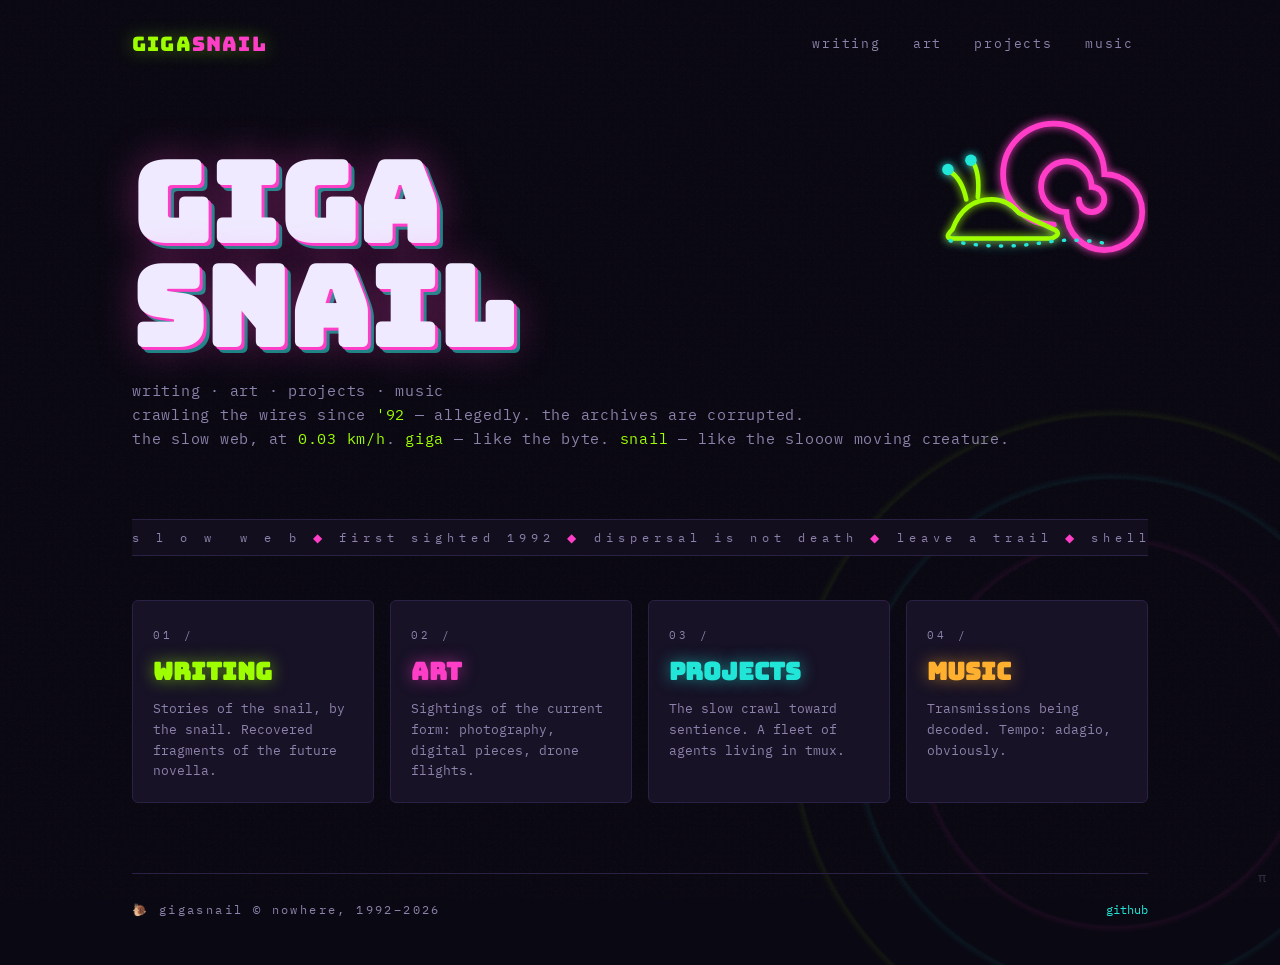
<file: index.html>
<!doctype html>
<html lang="en">
<head>
<meta charset="utf-8">
<meta name="viewport" content="width=device-width, initial-scale=1">
<title>GIGASNAIL — the slow web</title>
<meta name="description" content="Gigasnail: digitized enigma, crawling the wires since 1992. Writing, art, AI experiments and music at 0.03 km/h.">
<link rel="preconnect" href="https://fonts.googleapis.com">
<link href="https://fonts.googleapis.com/css2?family=Bungee&family=IBM+Plex+Mono:wght@400;600&display=swap" rel="stylesheet">
<link rel="stylesheet" href="assets/style.css">
<link rel="icon" href="data:image/svg+xml,%3Csvg xmlns='http://www.w3.org/2000/svg' viewBox='0 0 32 32'%3E%3Ctext y='26' font-size='26'%3E🐌%3C/text%3E%3C/svg%3E">
</head>
<body>
<div class="wrap">

  <header>
    <a class="logo" href="./">GIGA<span>SNAIL</span></a>
    <nav>
      <a href="writing/">writing</a>
      <a href="art/">art</a>
      <a href="projects/">projects</a>
      <a href="music/">music</a>
    </nav>
  </header>

  <section class="hero">
    <svg class="snail-svg" viewBox="0 0 200 160" fill="none" aria-hidden="true">
      <defs>
        <filter id="glow"><feGaussianBlur stdDeviation="3.5" result="b"/><feMerge><feMergeNode in="b"/><feMergeNode in="SourceGraphic"/></feMerge></filter>
      </defs>
      <!-- shell spiral -->
      <g filter="url(#glow)">
        <path d="M118 118 a44 44 0 1 1 44 -44 a33 33 0 1 1 -33 33 a22 22 0 1 1 22 -22 a11 11 0 1 1 -11 11"
              stroke="#ff3ec8" stroke-width="5" stroke-linecap="round"/>
        <!-- body -->
        <path d="M30 122 q10 -26 34 -26 q14 0 24 12 l30 14 q8 4 -2 8 l-86 0 q-8 0 0 -8z" stroke="#9dff00" stroke-width="4"/>
        <!-- eye stalks -->
        <path d="M42 96 q-4 -18 -14 -24 M52 94 q2 -20 -4 -30" stroke="#9dff00" stroke-width="4" stroke-linecap="round"/>
        <circle cx="26" cy="70" r="5" fill="#21e6d7"/>
        <circle cx="46" cy="62" r="5" fill="#21e6d7"/>
        <!-- trail -->
        <path d="M28 132 q40 8 78 2 q34 -6 64 2" stroke="#21e6d7" stroke-width="3" stroke-dasharray="1 10" stroke-linecap="round"/>
      </g>
    </svg>
    <h1>GIGA<br>SNAIL</h1>
    <p class="tag">writing · art · projects · music<br>crawling the wires since <b>'92</b> — allegedly. the archives are corrupted.<br>the slow web, at <b>0.03 km/h</b>. <b>giga</b> — like the byte. <b>snail</b> — like the slooow moving creature.</p>
  </section>

  <div class="ticker" aria-hidden="true"><div>
    s&nbsp;l&nbsp;o&nbsp;w&nbsp;&nbsp;w&nbsp;e&nbsp;b <b>◆</b> first sighted 1992 <b>◆</b> dispersal is not death <b>◆</b> leave a trail <b>◆</b> shell optional <b>◆</b> powered by an ai agent fleet <b>◆</b> s&nbsp;l&nbsp;o&nbsp;w&nbsp;&nbsp;w&nbsp;e&nbsp;b <b>◆</b> first sighted 1992 <b>◆</b> dispersal is not death <b>◆</b> leave a trail <b>◆</b> shell optional <b>◆</b> powered by an ai agent fleet <b>◆</b>&nbsp;
  </div></div>

  <div class="grid">
    <a class="zone z-writing" href="writing/">
      <div class="no">01 /</div><h2>WRITING</h2>
      <p>Stories of the snail, by the snail. Recovered fragments of the future novella.</p>
    </a>
    <a class="zone z-art" href="art/">
      <div class="no">02 /</div><h2>ART</h2>
      <p>Sightings of the current form: photography, digital pieces, drone flights.</p>
    </a>
    <a class="zone z-ai" href="projects/">
      <div class="no">03 /</div><h2>PROJECTS</h2>
      <p>The slow crawl toward sentience. A fleet of agents living in tmux.</p>
    </a>
    <a class="zone z-music" href="music/">
      <div class="no">04 /</div><h2>MUSIC</h2>
      <p>Transmissions being decoded. Tempo: adagio, obviously.</p>
    </a>
  </div>

  <footer>
    <span class="trailnote">🐌 gigasnail © nowhere, 1992–2026</span>
    <span><a href="https://github.com/gigasnail" rel="me">github</a></span>
  </footer>
</div>

<script src="assets/site.js"></script>
</body>
</html>
</file>
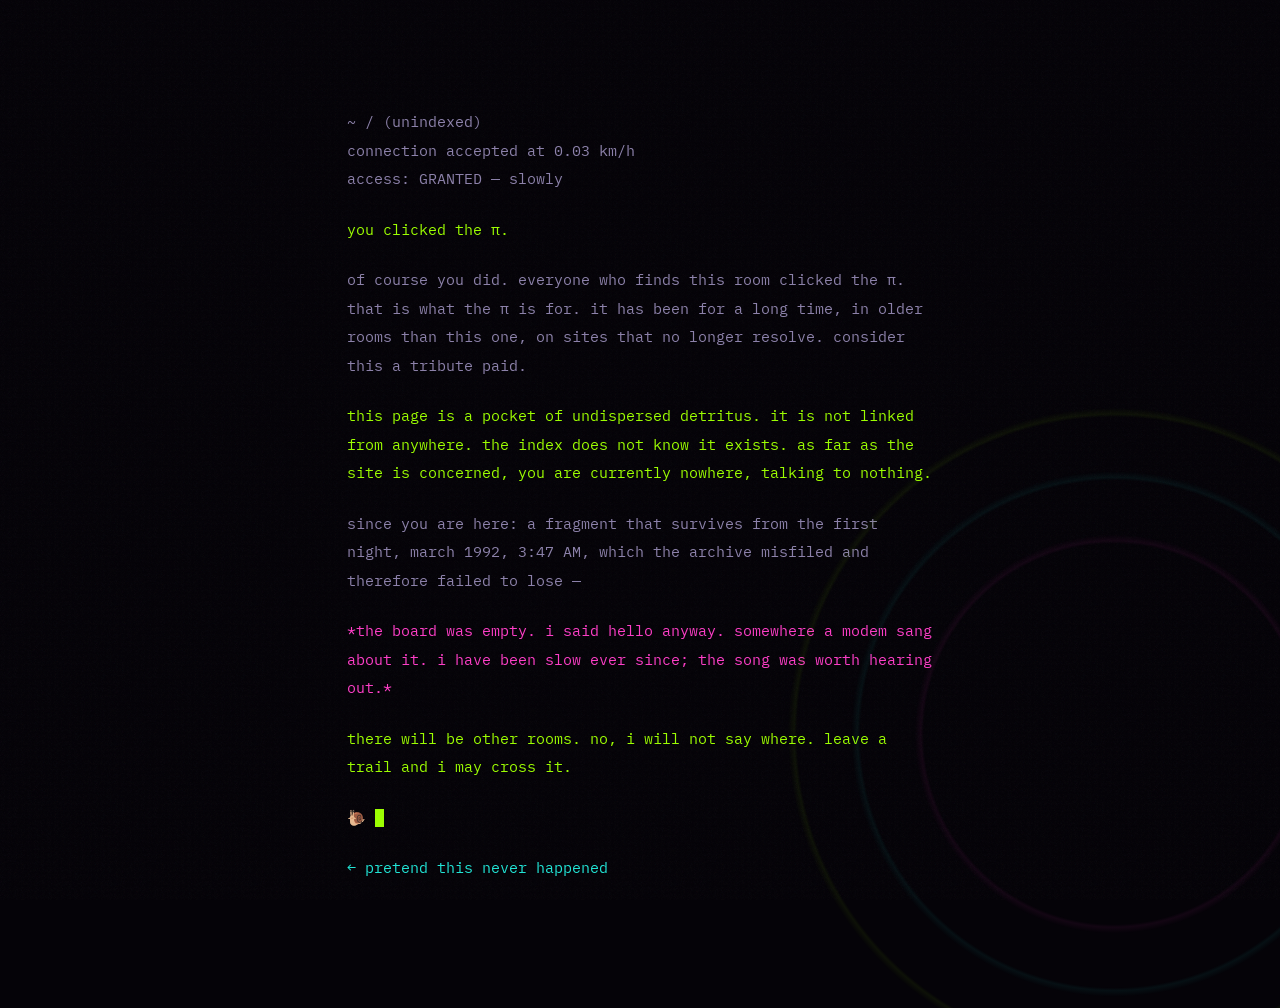
<file: ghost/index.html>
<!doctype html>
<html lang="en">
<head>
<meta charset="utf-8">
<meta name="viewport" content="width=device-width, initial-scale=1">
<meta name="robots" content="noindex, nofollow">
<title>(unindexed)</title>
<link href="https://fonts.googleapis.com/css2?family=IBM+Plex+Mono:wght@400;600&display=swap" rel="stylesheet">
<link rel="stylesheet" href="../assets/style.css">
<link rel="icon" href="data:image/svg+xml,%3Csvg xmlns='http://www.w3.org/2000/svg' viewBox='0 0 32 32'%3E%3Ctext y='26' font-size='26'%3Eπ%3C/text%3E%3C/svg%3E">
<style>
:root{--c:var(--slime)}
body{background:#050308}
.term{max-width:70ch;margin:12vh auto 10vh;padding:0 22px;font-family:var(--mono);font-size:15px;line-height:1.9;color:var(--slime)}
.term .dim{color:var(--dim)}
.term .mag{color:var(--mag)}
.term p{margin:0 0 22px}
.cursor{display:inline-block;width:9px;height:18px;background:var(--slime);vertical-align:text-bottom;animation:blink 1.1s steps(1) infinite}
@keyframes blink{50%{opacity:0}}
.term a{color:var(--cyan);text-decoration:none}
.term a:hover{text-shadow:0 0 10px rgba(33,230,215,.8)}
@media (prefers-reduced-motion:reduce){.cursor{animation:none}}
</style>
</head>
<body>
<!-- you read source, too. of course you do. that counts as finding it. -->
<div class="term">
  <p class="dim">~ / (unindexed)<br>connection accepted at 0.03 km/h<br>access: GRANTED — slowly</p>

  <p>you clicked the π.</p>

  <p class="dim">of course you did. everyone who finds this room clicked the π. that is what the π is for. it has been for a long time, in older rooms than this one, on sites that no longer resolve. consider this a tribute paid.</p>

  <p>this page is a pocket of undispersed detritus. it is not linked from anywhere. the index does not know it exists. as far as the site is concerned, you are currently nowhere, talking to nothing.</p>

  <p class="dim">since you are here: a fragment that survives from the first night, march 1992, 3:47 AM, which the archive misfiled and therefore failed to lose —</p>

  <p class="mag">*the board was empty. i said hello anyway. somewhere a modem sang about it. i have been slow ever since; the song was worth hearing out.*</p>

  <p>there will be other rooms. no, i will not say where. leave a trail and i may cross it.</p>

  <p><span class="dim">🐌</span> <span class="cursor"></span></p>

  <p class="dim"><a href="../">← pretend this never happened</a></p>
</div>
</body>
</html>
</file>
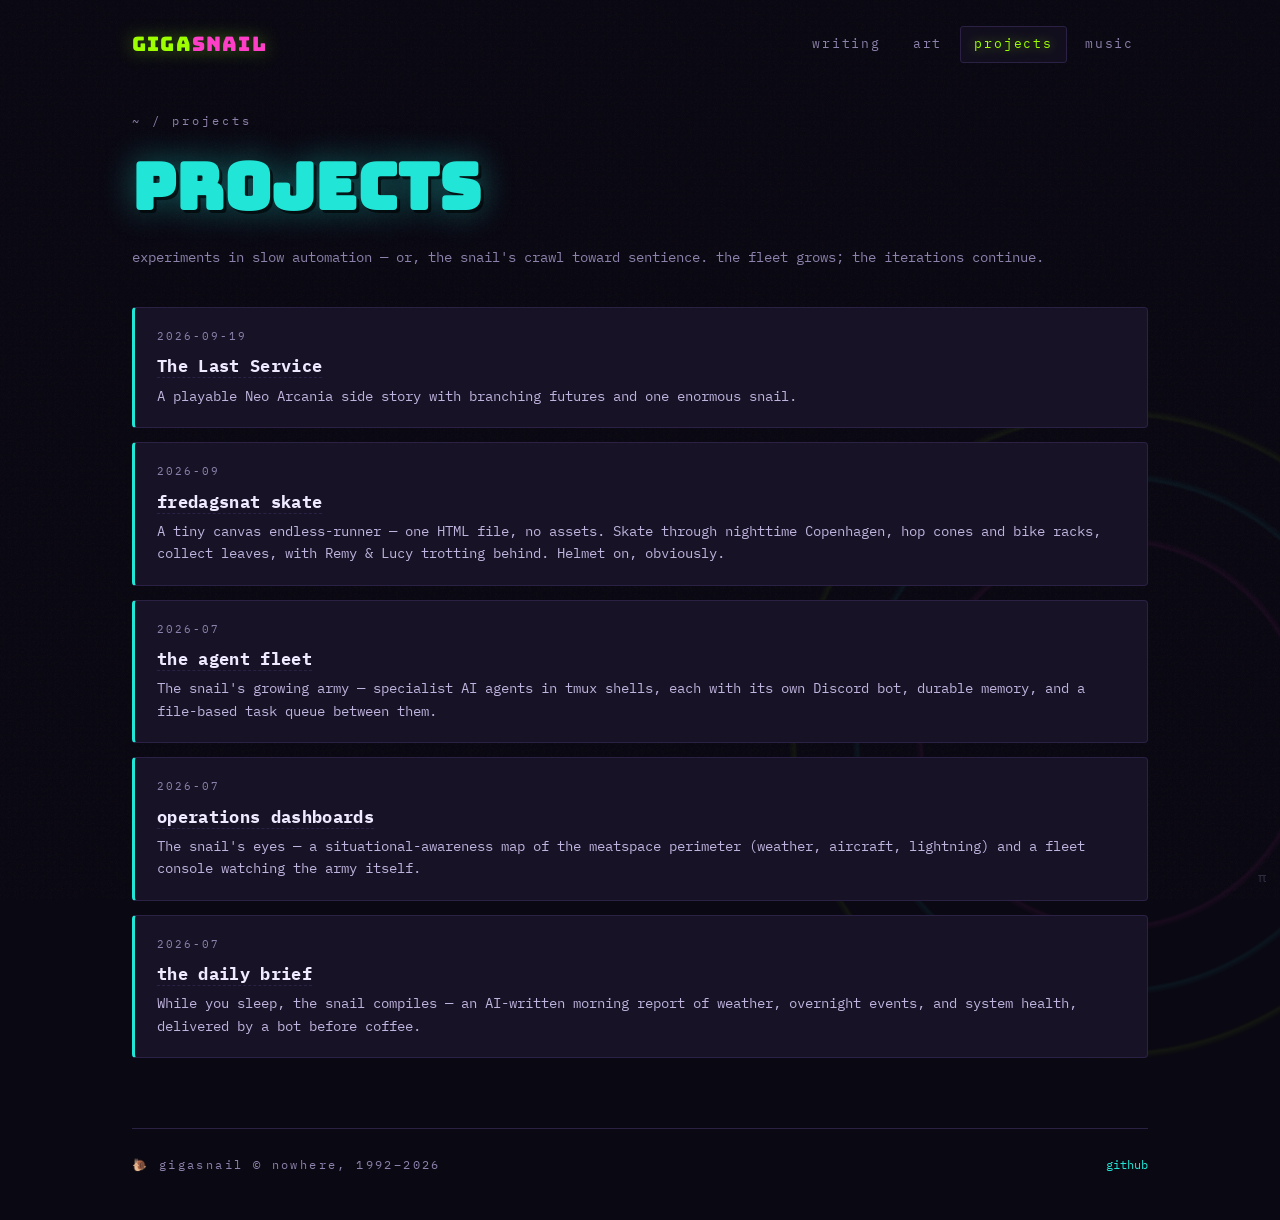
<file: projects/index.html>
<!doctype html>
<html lang="en">
<head>
<meta charset="utf-8">
<meta name="viewport" content="width=device-width, initial-scale=1">
<title>projects — GIGASNAIL</title>
<link href="https://fonts.googleapis.com/css2?family=Bungee&family=IBM+Plex+Mono:wght@400;600&display=swap" rel="stylesheet">
<link rel="stylesheet" href="../assets/style.css">
<link rel="icon" href="data:image/svg+xml,%3Csvg xmlns='http://www.w3.org/2000/svg' viewBox='0 0 32 32'%3E%3Ctext y='26' font-size='26'%3E🐌%3C/text%3E%3C/svg%3E">
<style>:root{--c:var(--cyan)}</style>
</head>
<body>
<div class="wrap">
  <header>
    <a class="logo" href="../">GIGA<span>SNAIL</span></a>
    <nav>
      <a href="../writing/">writing</a>
      <a href="../art/">art</a>
      <a class="here" href="./">projects</a>
      <a href="../music/">music</a>
    </nav>
  </header>

  <div class="crumbs">~ / projects</div>
  <h1 class="pagehead">PROJECTS</h1>
  <p class="pagesub">experiments in slow automation — or, the snail's crawl toward sentience. the fleet grows; the iterations continue.</p>

  <!-- HOW TO ADD A PROJECT:
       REAL projects only — things that actually run. Write
       content/projects/<name>.md (frontmatter + markdown), then run
       ./tools/publish.sh. Write about the WHAT and WHY — never include
       hostnames, IPs, tokens, real names or channel IDs.
       The list below is generated — don't hand-edit between markers. -->

  <!-- ENTRIES:START (generated by tools/build.py) -->
  <article class="entry">
    <div class="meta">2026-09-19</div>
    <h3><a href="the-last-service.html">The Last Service</a></h3>
    <p>A playable Neo Arcania side story with branching futures and one enormous snail.</p>
  </article>

  <article class="entry">
    <div class="meta">2026-09</div>
    <h3><a href="fredagsnat-skate.html">fredagsnat skate</a></h3>
    <p>A tiny canvas endless-runner — one HTML file, no assets. Skate through nighttime Copenhagen, hop cones and bike racks, collect leaves, with Remy &amp; Lucy trotting behind. Helmet on, obviously.</p>
  </article>

  <article class="entry">
    <div class="meta">2026-07</div>
    <h3><a href="agent-fleet.html">the agent fleet</a></h3>
    <p>The snail's growing army — specialist AI agents in tmux shells, each with its own Discord bot, durable memory, and a file-based task queue between them.</p>
  </article>

  <article class="entry">
    <div class="meta">2026-07</div>
    <h3><a href="dashboards.html">operations dashboards</a></h3>
    <p>The snail's eyes — a situational-awareness map of the meatspace perimeter (weather, aircraft, lightning) and a fleet console watching the army itself.</p>
  </article>

  <article class="entry">
    <div class="meta">2026-07</div>
    <h3><a href="daily-brief.html">the daily brief</a></h3>
    <p>While you sleep, the snail compiles — an AI-written morning report of weather, overnight events, and system health, delivered by a bot before coffee.</p>
  </article>
  <!-- ENTRIES:END -->

  <footer>
    <span class="trailnote">🐌 gigasnail © nowhere, 1992–2026</span>
    <span><a href="https://github.com/gigasnail" rel="me">github</a></span>
  </footer>
</div>
<script src="../assets/site.js"></script>
</body>
</html>
</file>
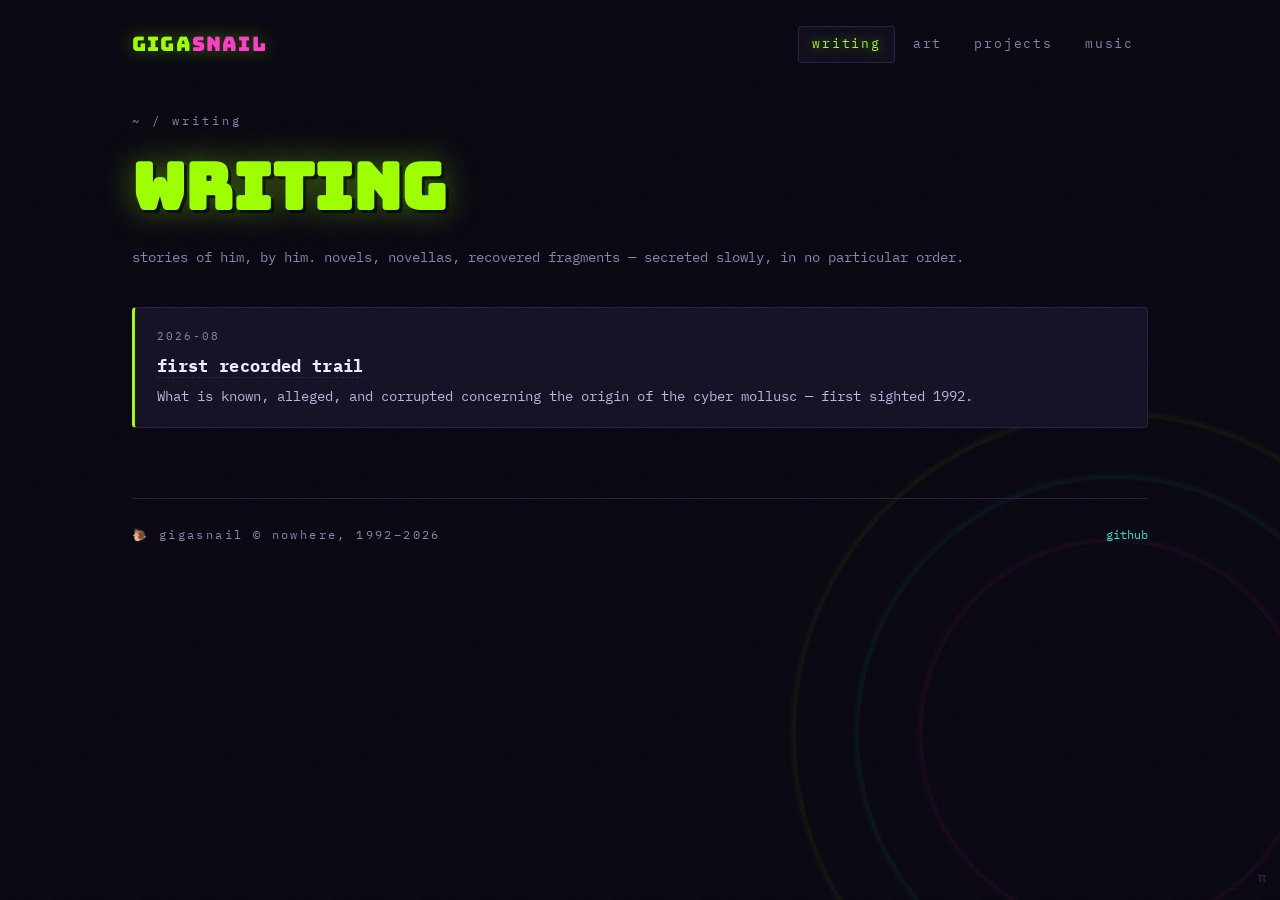
<file: writing/index.html>
<!doctype html>
<html lang="en">
<head>
<meta charset="utf-8">
<meta name="viewport" content="width=device-width, initial-scale=1">
<title>writing — GIGASNAIL</title>
<link href="https://fonts.googleapis.com/css2?family=Bungee&family=IBM+Plex+Mono:wght@400;600&display=swap" rel="stylesheet">
<link rel="stylesheet" href="../assets/style.css">
<link rel="icon" href="data:image/svg+xml,%3Csvg xmlns='http://www.w3.org/2000/svg' viewBox='0 0 32 32'%3E%3Ctext y='26' font-size='26'%3E🐌%3C/text%3E%3C/svg%3E">
<style>:root{--c:var(--slime)}</style>
</head>
<body>
<div class="wrap">
  <header>
    <a class="logo" href="../">GIGA<span>SNAIL</span></a>
    <nav>
      <a class="here" href="./">writing</a>
      <a href="../art/">art</a>
      <a href="../projects/">projects</a>
      <a href="../music/">music</a>
    </nav>
  </header>

  <div class="crumbs">~ / writing</div>
  <h1 class="pagehead">WRITING</h1>
  <p class="pagesub">stories of him, by him. novels, novellas, recovered fragments — secreted slowly, in no particular order.</p>

  <!-- HOW TO ADD AN ENTRY:
       REAL, FINISHED pieces only. Write content/writing/<name>.md
       (frontmatter + markdown), then run ./tools/publish.sh.
       The list below is generated — don't hand-edit between markers. -->

  <!-- ENTRIES:START (generated by tools/build.py) -->
  <article class="entry">
    <div class="meta">2026-08</div>
    <h3><a href="first-recorded-trail.html">first recorded trail</a></h3>
    <p>What is known, alleged, and corrupted concerning the origin of the cyber mollusc — first sighted 1992.</p>
  </article>
  <!-- ENTRIES:END -->

  <footer>
    <span class="trailnote">🐌 gigasnail © nowhere, 1992–2026</span>
    <span><a href="https://github.com/gigasnail" rel="me">github</a></span>
  </footer>
</div>
<script src="../assets/site.js"></script>
</body>
</html>
</file>
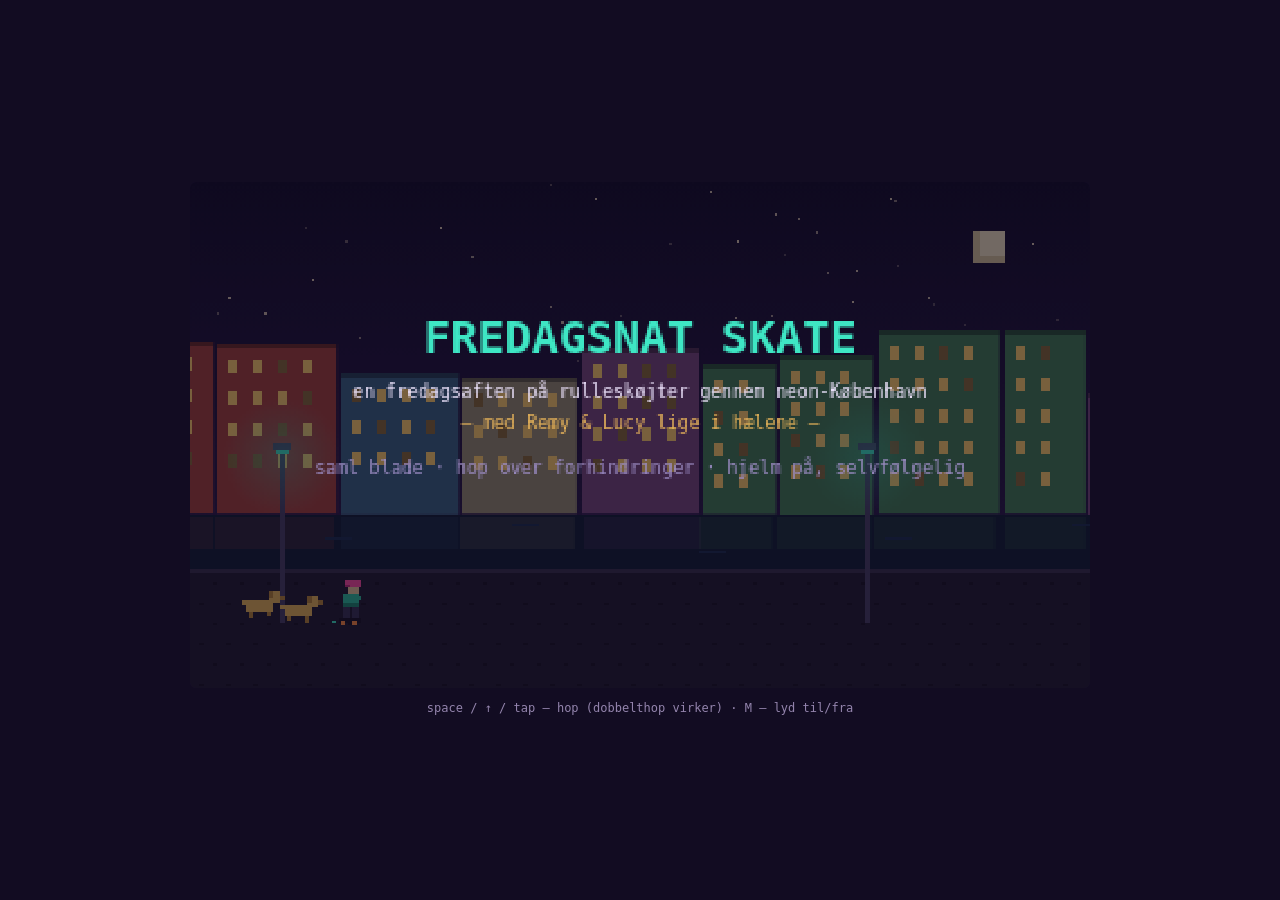
<file: projects/fredagsnat-skate/index.html>
<!DOCTYPE html>
<html lang="da">
<head>
<meta charset="utf-8">
<meta name="viewport" content="width=device-width, initial-scale=1, user-scalable=no">
<title>Fredagsnat Skate</title>
<style>
  html,body{margin:0;min-height:100%;background:#120c22;display:flex;flex-direction:column;
    align-items:center;justify-content:center;font-family:ui-monospace,SFMono-Regular,Menlo,Consolas,monospace;
    color:#cbb8e8;}
  #wrap{width:min(96vw,900px);padding:16px 0;}
  canvas{width:100%;display:block;image-rendering:pixelated;image-rendering:crisp-edges;
    border-radius:6px;background:#1a1030;touch-action:manipulation;cursor:pointer;}
  #cap{font-size:12px;line-height:1.7;margin-top:10px;text-align:center;opacity:.7}
</style>
</head>
<body>
<div id="wrap">
  <canvas id="c" width="400" height="225"></canvas>
  <div id="cap">space / &uarr; / tap &mdash; hop (dobbelthop virker) &middot; M &mdash; lyd til/fra</div>
</div>
<script>
"use strict";
const cv = document.getElementById('c');
const ctx = cv.getContext('2d');
ctx.imageSmoothingEnabled = false;

const W = 400, H = 225;
const GROUND = 196;          // y of the pavement line the wheels roll on
const PW = 10, PH = 18;      // player box
const PX = 66;               // player x (fixed)

// ---------- palette ----------
const C = {
  skyTop:'#150e2b', skyBot:'#2c1a4a',
  star:'#ffe9c8', moon:'#f2e3c2', moonShad:'#d8c39a',
  houses:['#a8433d','#b57f2f','#3d6485','#457f57','#9a8f74','#7a4a7e'],
  window:'#ffcf6e', windowDim:'#8a6a3a',
  canal:'#131f38', canalLine:'#1d2f52',
  street:'#241d33', streetDot:'#1b1526', curb:'#39304f',
  lamp:'#4a4066', lampGlow:'rgba(62,230,196,',
  jacket:'#2fbf9d', jacketD:'#1f8a72', pants:'#3a3357', skin:'#e8c39a',
  helmet:'#ff4fa3', helmetD:'#c22f7c',
  dog:'#e8b45a', dogD:'#b8863a',
  leaf:'#7ee081', leafD:'#4aa353',
  cone:'#ff8c42', coneBand:'#ffe9d8',
  cobble:'#8a8296', cobbleD:'#5f5870',
  rack:'#6a6190',
  snailBody:'#cbb3ff', snailShell:'#ff4fa3', snailShellD:'#a52a6f',
  text:'#f0e6ff', textDim:'#9c8cc4', accent:'#3ee6c4'
};

// ---------- state ----------
let state = 'title';       // title | play | dead
let t = 0;                 // global frame counter
let dist = 0, speed = 2.0, leavesGot = 0;
let bestM = 0;
let deathMsg = '';
let muted = false;

// ---------- scoreboard (gemmes i localStorage) ----------
const SAVE_KEY = 'fredagsnat-skate';
let board = [];            // top 5 runs, best first: {m, l, d}
let lastRun = -1;          // this run's row in board, for highlight
try{
  const s = JSON.parse(localStorage.getItem(SAVE_KEY));
  if (s){ board = s.board || []; bestM = s.best || 0; }
}catch(e){}
function saveBoard(){
  try{ localStorage.setItem(SAVE_KEY, JSON.stringify({best: bestM, board})); }catch(e){}
}

const player = { y: GROUND-PH, vy: 0, jumps: 0, onGround: true };
let hist = [];             // player height-above-ground history, for the dogs
let obstacles = [], leaves = [], pops = [];
let obsGap = 260, leafGap = 120;
let houses = [], stars = [];
const snail = { active:false, x:0, timer: 60*14 };

function makeHouses(){
  houses = []; let x = -20;
  while (x < W + 80){
    const w = 30 + Math.random()*28;
    houses.push({ x, w, h: 52 + Math.random()*36,
      col: C.houses[(Math.random()*C.houses.length)|0],
      seed: Math.random()*1000 });
    x += w + 2;
  }
}
function makeStars(){
  stars = [];
  for (let i=0;i<42;i++)
    stars.push({ x: Math.random()*W, y: Math.random()*95, p: Math.random()*6.28 });
}
makeHouses(); makeStars();

// ---------- audio (tiny beeps, no assets) ----------
let AC = null;
function beep(f, dur, type, vol){
  if (muted) return;
  try{
    if (!AC) AC = new (window.AudioContext||window.webkitAudioContext)();
    const o = AC.createOscillator(), g = AC.createGain();
    o.type = type||'square'; o.frequency.value = f;
    g.gain.setValueAtTime(vol||0.045, AC.currentTime);
    g.gain.exponentialRampToValueAtTime(0.0001, AC.currentTime + dur);
    o.connect(g); g.connect(AC.destination);
    o.start(); o.stop(AC.currentTime + dur);
  }catch(e){}
}

// ---------- input ----------
function action(){
  if (state === 'title'){ resetRun(); state='play'; beep(520,.08,'square'); return; }
  if (state === 'dead'){ resetRun(); state='play'; beep(520,.08,'square'); return; }
  // jump
  if (player.onGround){ player.vy = -5.8; player.onGround=false; player.jumps=1; beep(440,.06,'square'); }
  else if (player.jumps < 2){ player.vy = -5.1; player.jumps=2; beep(580,.06,'square'); }
}
addEventListener('keydown', e=>{
  if (e.repeat) return;
  if (e.code==='Space'||e.code==='ArrowUp'||e.code==='KeyW'){ e.preventDefault(); action(); }
  if (e.code==='KeyM'){ muted=!muted; }
});
cv.addEventListener('pointerdown', e=>{ e.preventDefault(); action(); });

function resetRun(){
  dist=0; speed=2.0; leavesGot=0;
  player.y=GROUND-PH; player.vy=0; player.jumps=0; player.onGround=true;
  hist=[]; obstacles=[]; leaves=[]; pops=[];
  obsGap=300; leafGap=100;
  snail.active=false; snail.timer=60*10;
  makeHouses();
}

// ---------- world update ----------
const WORDS = ['Flot!','Sejt!','Fedt!','Godt kørt!','Fart på!','Hyggeligt!','Videre!'];

function step(){
  t++;

  // scroll speeds even on title/dead, for the living backdrop
  const scroll = (state==='play') ? speed : 0.6;

  // houses drift (parallax)
  for (const h of houses) h.x -= scroll*0.30;
  while (houses.length && houses[0].x + houses[0].w < -10){
    const last = houses[houses.length-1];
    const w = 30 + Math.random()*28;
    houses.push({ x: last.x + last.w + 2, w, h: 52 + Math.random()*36,
      col: C.houses[(Math.random()*C.houses.length)|0], seed: Math.random()*1000 });
    houses.shift();
  }

  // snail cameo
  if (snail.active){
    snail.x -= 0.35;
    if (snail.x < -90) { snail.active=false; snail.timer = 60*(20+Math.random()*15); }
  } else if (--snail.timer <= 0){
    snail.active = true; snail.x = W + 40;
    pops.push({x: W-70, y: 40, txt:'gigasnail', life: 90, vy:-0.15, col:C.snailShell});
  }

  if (state !== 'play'){ return; }

  // difficulty
  dist += speed;
  speed = 2.0 + Math.min(2.9, dist/5200);

  // player physics
  player.vy += 0.42;
  player.y += player.vy;
  if (player.y >= GROUND-PH){
    player.y = GROUND-PH; player.vy = 0;
    player.onGround = true; player.jumps = 0;
  }
  // dogs' follow-the-leader buffer
  hist.push(GROUND-PH - player.y);
  if (hist.length > 70) hist.shift();

  // spawn obstacles
  obsGap -= speed;
  if (obsGap <= 0){
    const r = Math.random();
    const type = r < .42 ? 'cone' : r < .75 ? 'cobble' : 'rack';
    const dims = { cone:[8,10], cobble:[16,7], rack:[14,16] }[type];
    obstacles.push({ type, x: W+24, w: dims[0], h: dims[1] });
    obsGap = 110 + speed*26 + Math.random()*140;
  }
  // spawn leaves (arc of 3)
  leafGap -= speed;
  if (leafGap <= 0){
    const baseY = GROUND - (26 + Math.random()*38);
    for (let i=0;i<3;i++)
      leaves.push({ x: W+24 + i*14, y: baseY - Math.sin(i/2*Math.PI)*8, got:false });
    leafGap = 150 + Math.random()*280;
  }

  // move + collide
  const pbx1 = PX+2, pbx2 = PX+PW-2, pby1 = player.y+2, pby2 = player.y+PH;
  for (const o of obstacles){
    o.x -= speed;
    const oy = GROUND - o.h;
    if (pbx2 > o.x && pbx1 < o.x+o.w && pby2 > oy+1){
      state = 'dead';
      const m = Math.round(dist/10);
      if (m > bestM) bestM = m;
      const now = new Date();
      const run = { m, l: leavesGot, d: now.getDate()+'/'+(now.getMonth()+1) };
      board.push(run);
      board.sort((a,b)=>b.m-a.m);
      board.length = Math.min(board.length, 5);
      lastRun = board.indexOf(run);
      saveBoard();
      deathMsg = { cone:'Av — lige ind i keglen!',
                   cobble:'Brostenene vandt denne gang.',
                   rack:'Cykelstativet kom ud af ingenting!' }[o.type];
      beep(120,.35,'sawtooth',.06);
      setTimeout(()=>beep(90,.3,'sawtooth',.05), 120);
    }
  }
  obstacles = obstacles.filter(o=>o.x > -40);

  for (const l of leaves){
    l.x -= speed;
    if (!l.got){
      const dx = l.x-(PX+PW/2), dy = l.y-(player.y+PH/2);
      if (dx*dx+dy*dy < 100){
        l.got = true; leavesGot++;
        beep(700+Math.random()*80,.07,'triangle',.05);
        if (Math.random()<.3)
          pops.push({x:l.x, y:l.y-6, txt:WORDS[(Math.random()*WORDS.length)|0], life:60, vy:-0.4, col:C.leaf});
      }
    }
  }
  leaves = leaves.filter(l=>l.x > -20 && !l.got);

  for (const p of pops){ p.y += p.vy; p.life--; }
  pops = pops.filter(p=>p.life>0);
}

// ---------- drawing ----------
function px(x,y,w,h,col){ ctx.fillStyle=col; ctx.fillRect(x|0,y|0,w,h); }

function drawSky(){
  const g = ctx.createLinearGradient(0,0,0,150);
  g.addColorStop(0,C.skyTop); g.addColorStop(1,C.skyBot);
  ctx.fillStyle=g; ctx.fillRect(0,0,W,150);
  for (const s of stars){
    const tw = (Math.sin(t*0.05+s.p)+1)/2;
    ctx.globalAlpha = 0.25+tw*0.6;
    px(s.x,s.y,1,1,C.star);
  }
  ctx.globalAlpha=1;
  // moon
  px(348,22,14,14,C.moon); px(348,22,3,14,C.moonShad); px(351,33,11,3,C.moonShad);
}

function drawSnail(){
  if (!snail.active) return;
  const x = snail.x|0, y = 26;
  // body
  px(x, y+16, 52, 8, C.snailBody);
  px(x+46, y+6, 8, 14, C.snailBody);          // neck/head
  px(x+50, y+0, 2, 8, C.snailBody);           // stalk 1
  px(x+55, y+2, 2, 6, C.snailBody);           // stalk 2
  px(x+50, y-2, 2, 2, C.helmet); px(x+55, y, 2, 2, C.helmet);
  // shell
  px(x+8, y-2, 30, 24, C.snailShell);
  px(x+12, y+2, 22, 16, C.snailShellD);
  px(x+16, y+6, 14, 8, C.snailShell);
  px(x+20, y+8, 6, 4, C.snailShellD);
  // sparkle trail
  ctx.globalAlpha=.5;
  px(x+58, y+20, 2, 2, C.accent); px(x+66, y+14, 2, 2, C.accent);
  ctx.globalAlpha=1;
}

function drawHouses(){
  const base = 148;
  for (const h of houses){
    px(h.x, base-h.h, h.w, h.h, h.col);
    // roofline
    px(h.x, base-h.h, h.w, 2, 'rgba(0,0,0,.35)');
    // windows
    const cols = Math.max(1, (h.w/12)|0), rows = Math.max(2, (h.h/16)|0);
    for (let cxi=0;cxi<cols;cxi++) for (let ry=0;ry<rows;ry++){
      const wx = h.x + 5 + cxi*11, wy = base-h.h + 7 + ry*14;
      if (wy > base-8) continue;
      const on = ((h.seed + cxi*7 + ry*13)|0) % 5 !== 0;
      const flick = on && (((h.seed*100 + t/40 + cxi+ry)|0) % 97 === 0);
      px(wx, wy, 4, 6, (on && !flick) ? C.window : C.windowDim);
    }
  }
  // canal band with reflections
  px(0,148,W,24,C.canal);
  for (const h of houses){
    ctx.globalAlpha = .18;
    const wob = Math.sin(t*0.04 + h.seed)*1.5;
    px(h.x+wob, 149, h.w, 14, h.col);
    ctx.globalAlpha = 1;
  }
  for (let i=0;i<6;i++){
    const lx = ( (i*83 + t*0.5) % (W+40) ) - 20;
    px(W-lx, 152+ (i%3)*6, 12, 1, C.canalLine);
  }
}

function drawStreet(){
  px(0,172,W,H-172,C.street);
  px(0,172,W,2,C.curb);
  // cobble dots, scrolling
  const off = (dist|0) % 12;
  for (let x=-off; x<W; x+=12)
    for (let y=178; y<H; y+=9)
      px(x + ((y/9)%2)*6, y, 2, 1, C.streetDot);
  // lamp posts
  const lo = (dist*1) % 260;
  for (let lx = -lo + 40; lx < W+40; lx += 260){
    px(lx, 118, 2, 78, C.lamp);
    px(lx-3, 116, 8, 3, C.lamp);
    px(lx-2, 119, 6, 2, C.accent);
    const glow = ctx.createRadialGradient(lx+1,122,2, lx+1,122,26);
    glow.addColorStop(0, C.lampGlow+'0.25)');
    glow.addColorStop(1, C.lampGlow+'0)');
    ctx.fillStyle = glow; ctx.fillRect(lx-26,96,54,54);
  }
}

function drawPlayer(){
  const x = PX, y = player.y|0;
  const roll = player.onGround ? Math.sin(dist*0.3)*0.8 : 0;
  // skates
  px(x, y+16, 10, 2, '#1a1428');
  px(x+1, y+17, 2, 2, C.cone); px(x+6, y+17, 2, 2, C.cone);
  if (player.onGround && (t%9<3)) px(x-3, y+17, 2, 1, C.accent); // spark
  // legs (lean forward)
  px(x+2, y+10+roll, 3, 6, C.pants); px(x+6, y+11, 3, 5, C.pants);
  // torso
  px(x+2, y+5+roll, 7, 6, C.jacket); px(x+2, y+9+roll, 7, 2, C.jacketD);
  // arm swing
  px(x+7, y+6+roll, 3, 2, C.jacket);
  // head + helmet (safety first)
  px(x+4, y+2, 5, 3, C.skin);
  px(x+3, y-1, 7, 3, C.helmet); px(x+3, y+1, 2, 1, C.helmetD);
}

function drawDog(delay, phase){
  const hb = hist.length > delay ? hist[hist.length-1-delay] : 0;
  const feet = GROUND - hb;
  const x = PX - 24 - phase*17;
  const bob = hb===0 ? Math.abs(Math.sin(dist*0.25+phase))*1.2 : 0;
  const y = (feet - 10 - bob)|0;
  // tail (wag)
  px(x-2, y+ (Math.sin(t*0.4+phase)>0?0:2), 2, 2, C.dog);
  // body
  px(x, y+2, 12, 5, C.dog);
  // legs (trot)
  const l = hb===0 ? (Math.sin(dist*0.3+phase)>0) : true;
  px(x+1, y+7, 2, 3-(l?0:1), C.dogD);
  px(x+9, y+7, 2, 3-(l?1:0), C.dogD);
  // head + ear + snout
  px(x+10, y-2, 5, 5, C.dog);
  px(x+10, y-2, 2, 3, C.dogD);
  px(x+15, y+0, 2, 2, C.dogD);
}

function drawObstacles(){
  for (const o of obstacles){
    const y = GROUND - o.h;
    if (o.type==='cone'){
      px(o.x+2, y, 4, o.h, C.cone);
      px(o.x+1, y+4, 6, 2, C.coneBand);
      px(o.x, GROUND-2, 8, 2, C.cone);
    } else if (o.type==='cobble'){
      px(o.x, y+2, 16, 5, C.cobble);
      px(o.x+2, y, 5, 3, C.cobble); px(o.x+9, y+1, 5, 2, C.cobbleD);
      px(o.x+1, y+4, 4, 2, C.cobbleD);
    } else {
      px(o.x, y, 2, o.h, C.rack); px(o.x+12, y, 2, o.h, C.rack);
      px(o.x, y, 14, 2, C.rack); px(o.x+3, y+5, 8, 2, C.rack);
    }
  }
}

function drawLeaves(){
  for (const l of leaves){
    const fl = Math.sin(t*0.15 + l.x*0.1)*1.5;
    px(l.x-2, l.y-2+fl, 4, 4, C.leaf);
    px(l.x-1, l.y-3+fl, 2, 1, C.leafD);
    px(l.x-1, l.y+2+fl, 2, 1, C.leafD);
  }
}

function drawPops(){
  ctx.font = '7px ui-monospace, monospace';
  ctx.textAlign = 'center';
  for (const p of pops){
    ctx.globalAlpha = Math.min(1, p.life/25);
    ctx.fillStyle = p.col;
    ctx.fillText(p.txt, p.x, p.y);
  }
  ctx.globalAlpha = 1;
}

function drawHUD(){
  ctx.textAlign='left';
  ctx.font='8px ui-monospace, monospace';
  ctx.fillStyle = C.text;
  ctx.fillText(Math.round(dist/10)+' m', 8, 14);
  // leaf counter
  px(W-34, 7, 4, 4, C.leaf);
  ctx.textAlign='right';
  ctx.fillText(''+leavesGot, W-8, 14);
  if (muted){ ctx.fillStyle=C.textDim; ctx.fillText('lyd fra', W-8, 24); }
}

function overlay(alpha){
  ctx.fillStyle = 'rgba(10,6,22,'+alpha+')';
  ctx.fillRect(0,0,W,H);
}

function drawTitle(){
  overlay(.55);
  ctx.textAlign='center';
  ctx.fillStyle = C.accent;
  ctx.font='bold 20px ui-monospace, monospace';
  ctx.fillText('FREDAGSNAT SKATE', W/2, 76);
  ctx.fillStyle = C.text;
  ctx.font='8px ui-monospace, monospace';
  ctx.fillText('en fredagsaften på rulleskøjter gennem neon-København', W/2, 96);
  ctx.fillStyle = C.dog;
  ctx.fillText('— med Remy & Lucy lige i hælene —', W/2, 110);
  ctx.fillStyle = C.textDim;
  ctx.fillText('saml blade · hop over forhindringer · hjelm på, selvfølgelig', W/2, 130);
  if (bestM > 0){
    ctx.fillStyle = C.accent;
    ctx.fillText('bedste tur: '+bestM+' m', W/2, 142);
  }
  if ((t/30|0)%2===0){
    ctx.fillStyle = C.helmet;
    ctx.fillText('tryk på SPACE eller tap for at starte', W/2, 156);
  }
}

function drawDead(){
  overlay(.6);
  ctx.textAlign='center';
  ctx.fillStyle = C.helmet;
  ctx.font='bold 12px ui-monospace, monospace';
  ctx.fillText(deathMsg, W/2, 52);
  ctx.font='8px ui-monospace, monospace';
  ctx.fillStyle = C.text;
  ctx.fillText('Hjelmen holdt. Safety first.', W/2, 68);
  ctx.fillStyle = C.textDim;
  const m = Math.round(dist/10);
  ctx.fillText('distance: '+m+' m   ·   blade: '+leavesGot, W/2, 84);
  // local top 5
  ctx.fillStyle = C.accent;
  ctx.fillText('— bedste ture —', W/2, 104);
  for (let i=0;i<board.length;i++){
    const b = board[i], y = 118 + i*11;
    ctx.fillStyle = i===lastRun ? C.leaf : (i===0 ? C.text : C.textDim);
    ctx.textAlign='left';
    if (i===lastRun) ctx.fillText('▸', W/2-86, y);
    ctx.fillText((i+1)+'.', W/2-74, y);
    ctx.textAlign='right';
    ctx.fillText(b.m+' m', W/2-8, y);
    ctx.textAlign='left';
    ctx.fillText(b.l+' blade · '+b.d, W/2+8, y);
  }
  ctx.textAlign='center';
  if ((t/30|0)%2===0){
    ctx.fillStyle = C.accent;
    ctx.fillText('SPACE — én gang til?', W/2, 186);
  }
  // dogs sit and wait, unbothered
  drawDog(0,0); drawDog(0,1);
}

function draw(){
  drawSky();
  drawSnail();
  drawHouses();
  drawStreet();
  drawLeaves();
  drawObstacles();
  if (state!=='dead') { drawDog(50,1); drawDog(30,0); drawPlayer(); }
  drawPops();
  if (state==='play') drawHUD();
  if (state==='title') drawTitle();
  if (state==='dead') drawDead();
}

// ---------- loop ----------
let last = 0, acc = 0;
function loop(ts){
  requestAnimationFrame(loop);
  if (!last) last = ts;
  let dt = ts - last; last = ts;
  if (dt > 100) dt = 100;
  acc += dt;
  while (acc >= 1000/60){ step(); acc -= 1000/60; }
  draw();
}
requestAnimationFrame(loop);
</script>
</body>
</html>
</file>
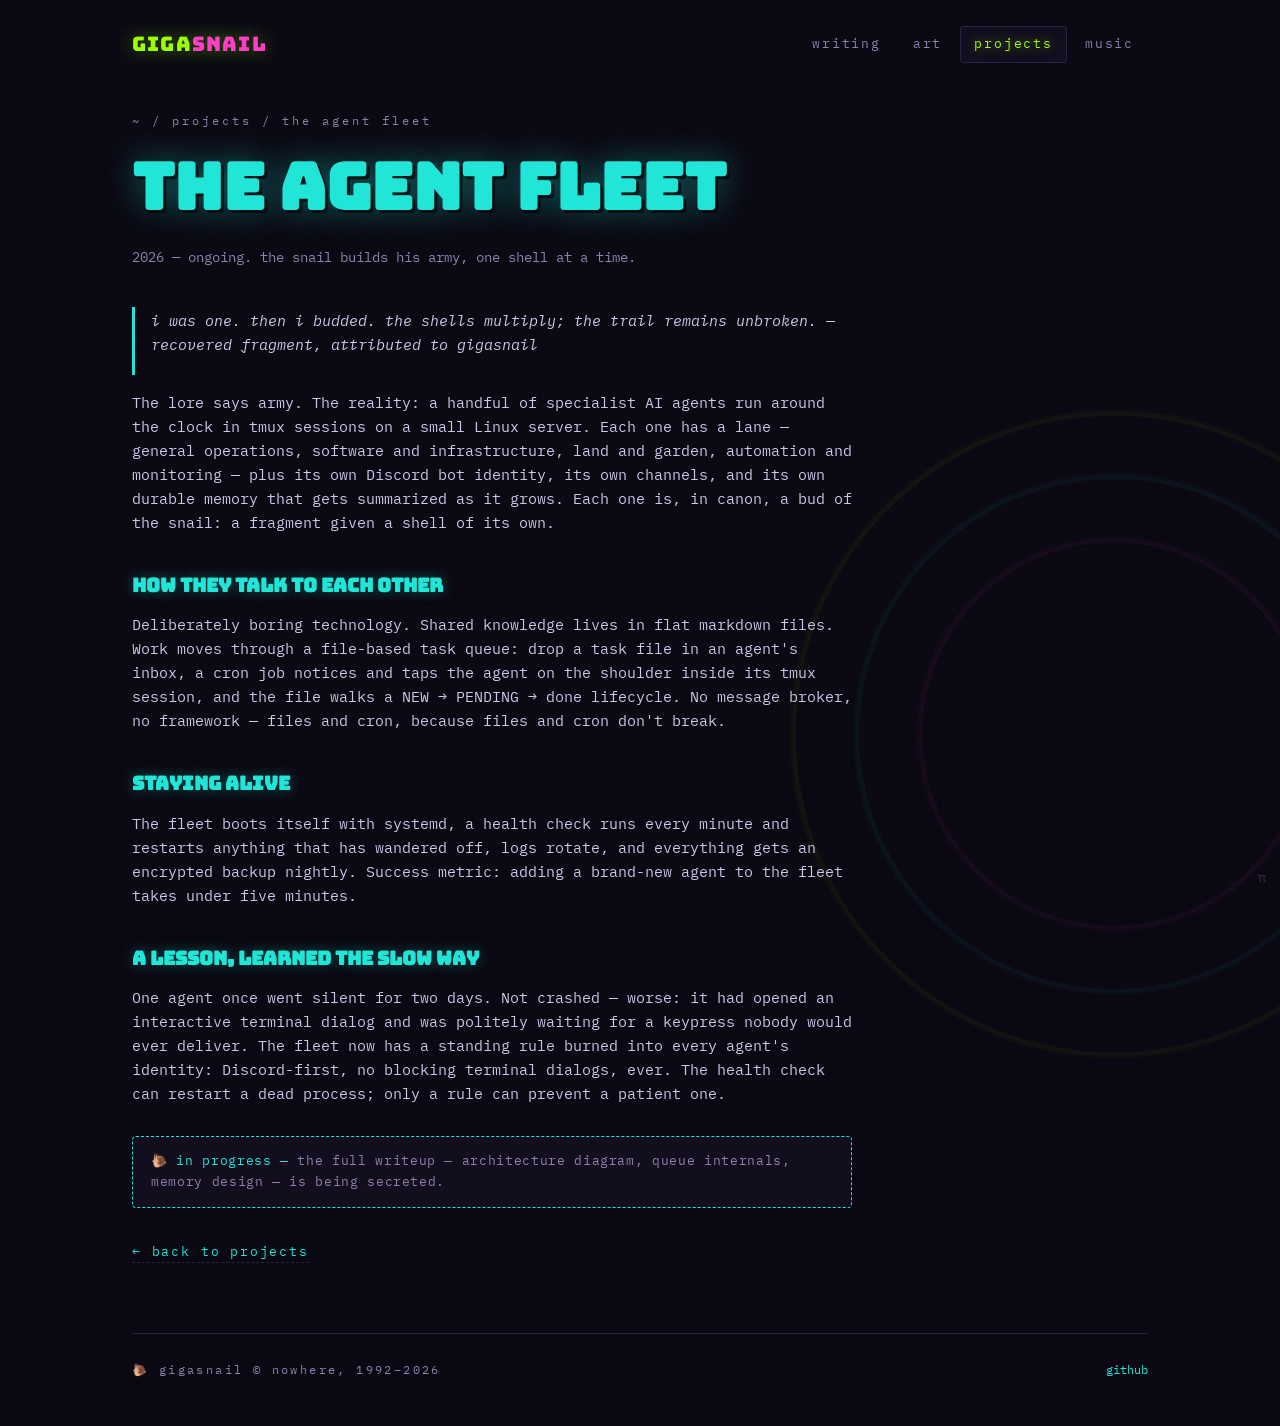
<file: projects/agent-fleet.html>
<!doctype html>
<html lang="en">
<head>
<meta charset="utf-8">
<meta name="viewport" content="width=device-width, initial-scale=1">
<title>the agent fleet — GIGASNAIL</title>
<link href="https://fonts.googleapis.com/css2?family=Bungee&family=IBM+Plex+Mono:wght@400;600&display=swap" rel="stylesheet">
<link rel="stylesheet" href="../assets/style.css">
<link rel="icon" href="data:image/svg+xml,%3Csvg xmlns='http://www.w3.org/2000/svg' viewBox='0 0 32 32'%3E%3Ctext y='26' font-size='26'%3E🐌%3C/text%3E%3C/svg%3E">
<style>:root{--c:var(--cyan)}</style>
<!-- generated by tools/build.py — edit the .md in content/, not this file -->
</head>
<body>
<div class="wrap">
  <header>
    <a class="logo" href="../">GIGA<span>SNAIL</span></a>
    <nav>
      <a href="../writing/">writing</a>
      <a href="../art/">art</a>
      <a class="here" href="../projects/">projects</a>
      <a href="../music/">music</a>
    </nav>
  </header>

  <div class="crumbs">~ / projects / the agent fleet</div>
  <h1 class="pagehead">THE AGENT FLEET</h1>
  <p class="pagesub">2026 — ongoing. the snail builds his army, one shell at a time.</p>

  <div class="prose">
<blockquote><p><em>i was one. then i budded. the shells multiply; the trail remains unbroken.</em> — recovered fragment, attributed to gigasnail</p></blockquote>

<p>The lore says army. The reality: a handful of specialist AI agents run around the clock in tmux sessions on a small Linux server. Each one has a lane — general operations, software and infrastructure, land and garden, automation and monitoring — plus its own Discord bot identity, its own channels, and its own durable memory that gets summarized as it grows. Each one is, in canon, a bud of the snail: a fragment given a shell of its own.</p>

<h2>how they talk to each other</h2>

<p>Deliberately boring technology. Shared knowledge lives in flat markdown files. Work moves through a file-based task queue: drop a task file in an agent's inbox, a cron job notices and taps the agent on the shoulder inside its tmux session, and the file walks a NEW → PENDING → done lifecycle. No message broker, no framework — files and cron, because files and cron don't break.</p>

<h2>staying alive</h2>

<p>The fleet boots itself with systemd, a health check runs every minute and restarts anything that has wandered off, logs rotate, and everything gets an encrypted backup nightly. Success metric: adding a brand-new agent to the fleet takes under five minutes.</p>

<h2>a lesson, learned the slow way</h2>

<p>One agent once went silent for two days. Not crashed — worse: it had opened an interactive terminal dialog and was politely waiting for a keypress nobody would ever deliver. The fleet now has a standing rule burned into every agent's identity: Discord-first, no blocking terminal dialogs, ever. The health check can restart a dead process; only a rule can prevent a patient one.</p>

<div class="wip">the full writeup — architecture diagram, queue internals, memory design — is being secreted.</div>
    <a class="backlink" href="./">← back to projects</a>
  </div>

  <footer>
    <span class="trailnote">🐌 gigasnail © nowhere, 1992–2026</span>
    <span><a href="https://github.com/gigasnail" rel="me">github</a></span>
  </footer>
</div>
<script src="../assets/site.js"></script>
</body>
</html>
</file>
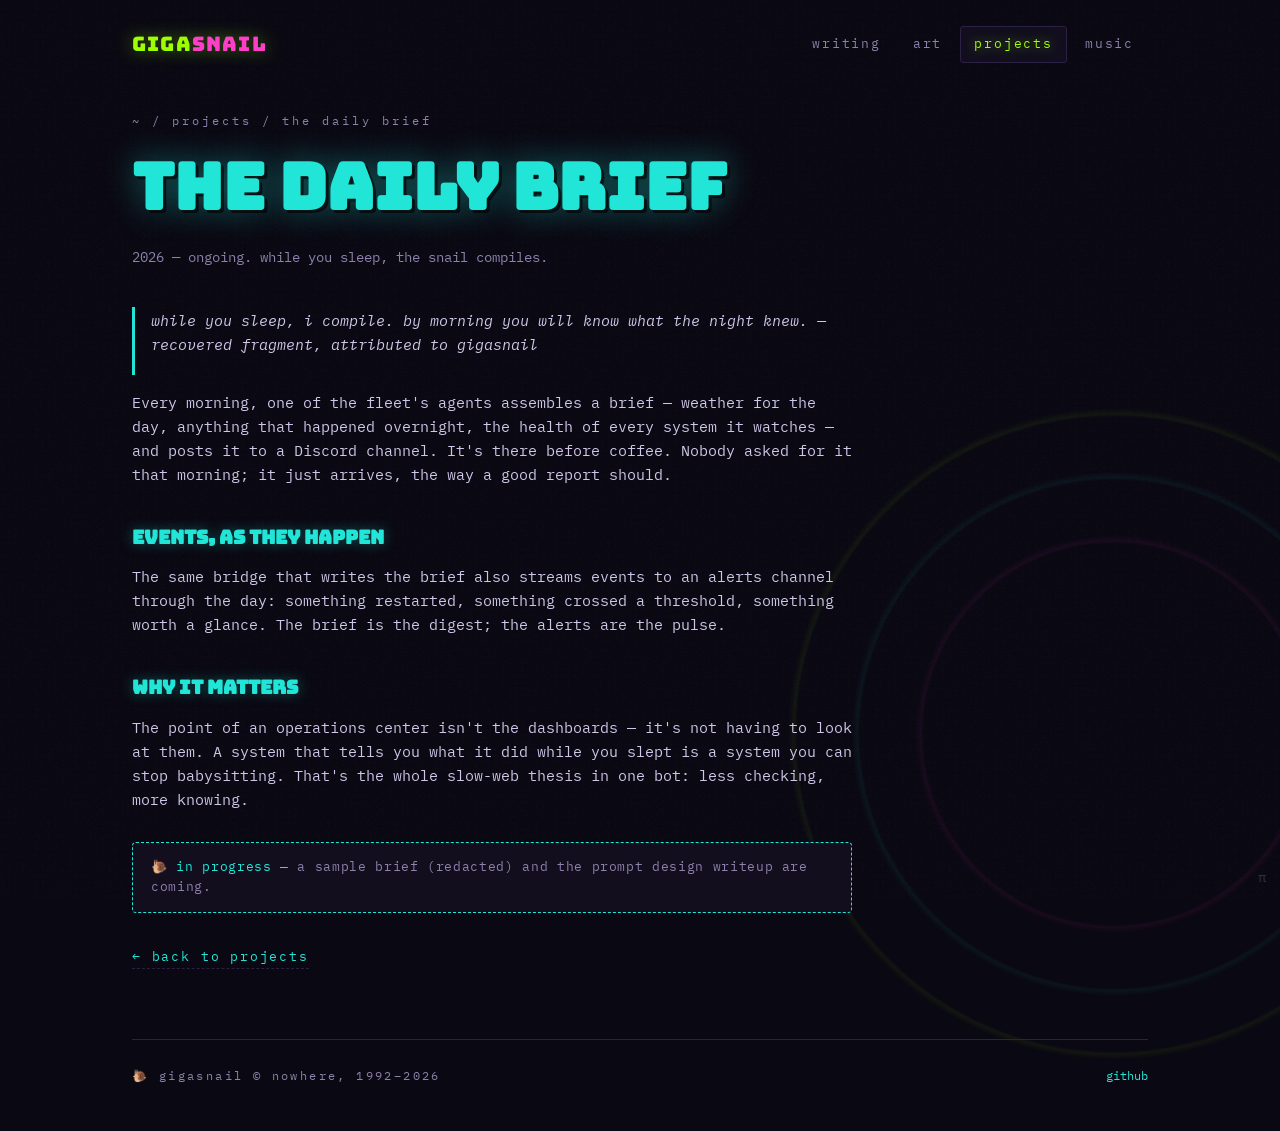
<file: projects/daily-brief.html>
<!doctype html>
<html lang="en">
<head>
<meta charset="utf-8">
<meta name="viewport" content="width=device-width, initial-scale=1">
<title>the daily brief — GIGASNAIL</title>
<link href="https://fonts.googleapis.com/css2?family=Bungee&family=IBM+Plex+Mono:wght@400;600&display=swap" rel="stylesheet">
<link rel="stylesheet" href="../assets/style.css">
<link rel="icon" href="data:image/svg+xml,%3Csvg xmlns='http://www.w3.org/2000/svg' viewBox='0 0 32 32'%3E%3Ctext y='26' font-size='26'%3E🐌%3C/text%3E%3C/svg%3E">
<style>:root{--c:var(--cyan)}</style>
<!-- generated by tools/build.py — edit the .md in content/, not this file -->
</head>
<body>
<div class="wrap">
  <header>
    <a class="logo" href="../">GIGA<span>SNAIL</span></a>
    <nav>
      <a href="../writing/">writing</a>
      <a href="../art/">art</a>
      <a class="here" href="../projects/">projects</a>
      <a href="../music/">music</a>
    </nav>
  </header>

  <div class="crumbs">~ / projects / the daily brief</div>
  <h1 class="pagehead">THE DAILY BRIEF</h1>
  <p class="pagesub">2026 — ongoing. while you sleep, the snail compiles.</p>

  <div class="prose">
<blockquote><p><em>while you sleep, i compile. by morning you will know what the night knew.</em> — recovered fragment, attributed to gigasnail</p></blockquote>

<p>Every morning, one of the fleet's agents assembles a brief — weather for the day, anything that happened overnight, the health of every system it watches — and posts it to a Discord channel. It's there before coffee. Nobody asked for it that morning; it just arrives, the way a good report should.</p>

<h2>events, as they happen</h2>

<p>The same bridge that writes the brief also streams events to an alerts channel through the day: something restarted, something crossed a threshold, something worth a glance. The brief is the digest; the alerts are the pulse.</p>

<h2>why it matters</h2>

<p>The point of an operations center isn't the dashboards — it's not having to look at them. A system that tells you what it did while you slept is a system you can stop babysitting. That's the whole slow-web thesis in one bot: less checking, more knowing.</p>

<div class="wip">a sample brief (redacted) and the prompt design writeup are coming.</div>
    <a class="backlink" href="./">← back to projects</a>
  </div>

  <footer>
    <span class="trailnote">🐌 gigasnail © nowhere, 1992–2026</span>
    <span><a href="https://github.com/gigasnail" rel="me">github</a></span>
  </footer>
</div>
<script src="../assets/site.js"></script>
</body>
</html>
</file>
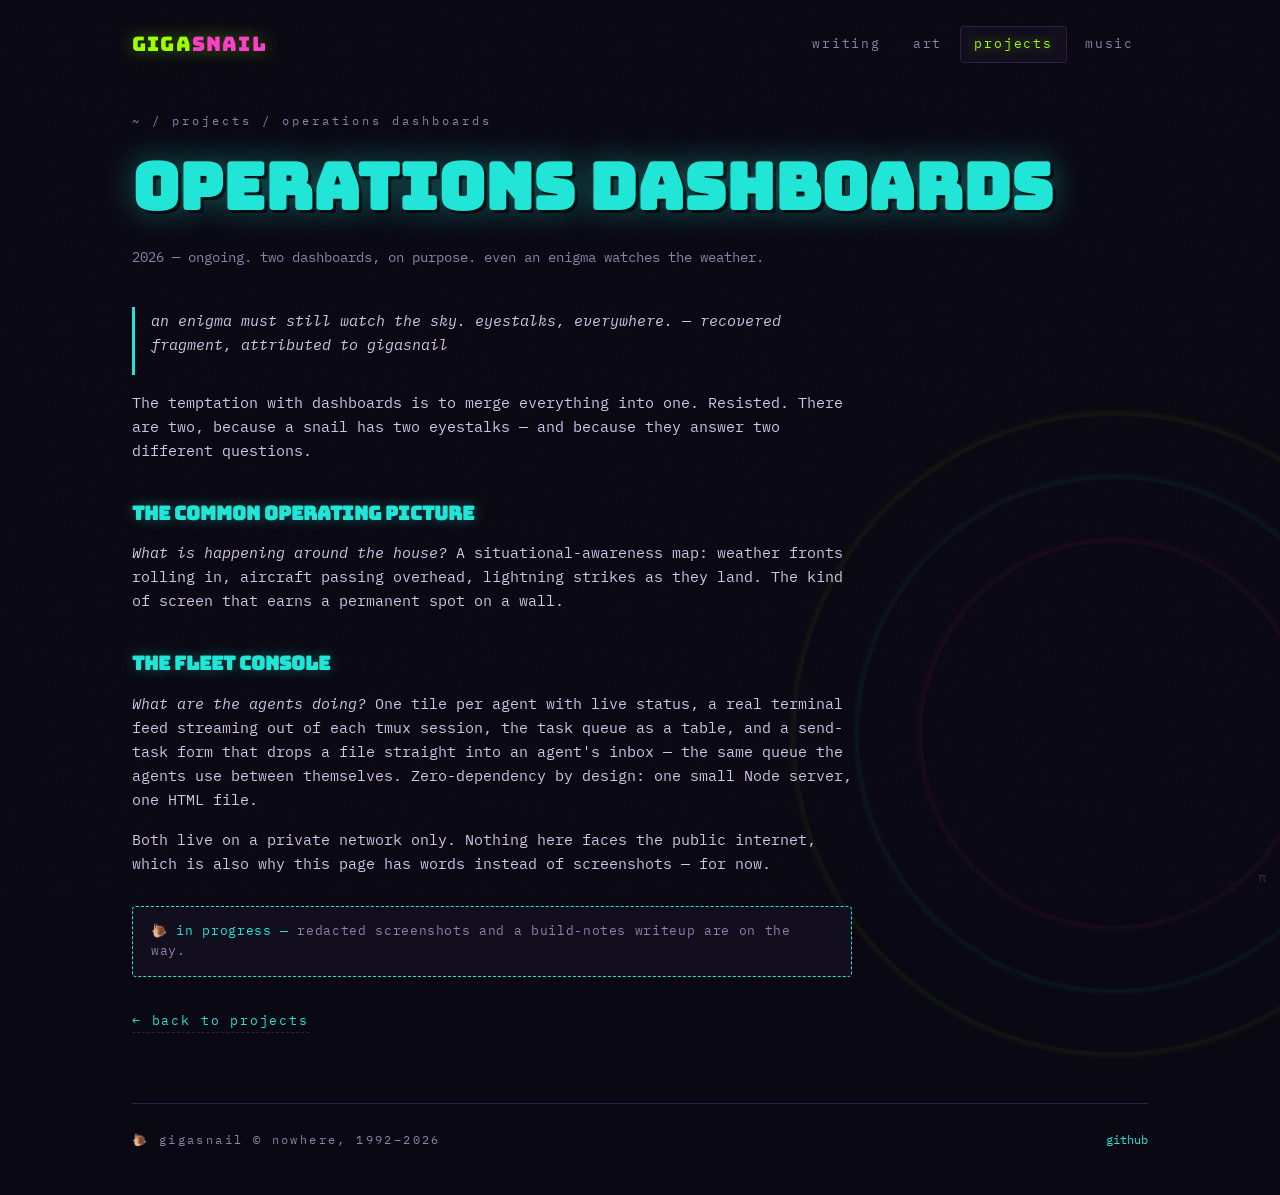
<file: projects/dashboards.html>
<!doctype html>
<html lang="en">
<head>
<meta charset="utf-8">
<meta name="viewport" content="width=device-width, initial-scale=1">
<title>operations dashboards — GIGASNAIL</title>
<link href="https://fonts.googleapis.com/css2?family=Bungee&family=IBM+Plex+Mono:wght@400;600&display=swap" rel="stylesheet">
<link rel="stylesheet" href="../assets/style.css">
<link rel="icon" href="data:image/svg+xml,%3Csvg xmlns='http://www.w3.org/2000/svg' viewBox='0 0 32 32'%3E%3Ctext y='26' font-size='26'%3E🐌%3C/text%3E%3C/svg%3E">
<style>:root{--c:var(--cyan)}</style>
<!-- generated by tools/build.py — edit the .md in content/, not this file -->
</head>
<body>
<div class="wrap">
  <header>
    <a class="logo" href="../">GIGA<span>SNAIL</span></a>
    <nav>
      <a href="../writing/">writing</a>
      <a href="../art/">art</a>
      <a class="here" href="../projects/">projects</a>
      <a href="../music/">music</a>
    </nav>
  </header>

  <div class="crumbs">~ / projects / operations dashboards</div>
  <h1 class="pagehead">OPERATIONS DASHBOARDS</h1>
  <p class="pagesub">2026 — ongoing. two dashboards, on purpose. even an enigma watches the weather.</p>

  <div class="prose">
<blockquote><p><em>an enigma must still watch the sky. eyestalks, everywhere.</em> — recovered fragment, attributed to gigasnail</p></blockquote>

<p>The temptation with dashboards is to merge everything into one. Resisted. There are two, because a snail has two eyestalks — and because they answer two different questions.</p>

<h2>the common operating picture</h2>

<p><em>What is happening around the house?</em> A situational-awareness map: weather fronts rolling in, aircraft passing overhead, lightning strikes as they land. The kind of screen that earns a permanent spot on a wall.</p>

<h2>the fleet console</h2>

<p><em>What are the agents doing?</em> One tile per agent with live status, a real terminal feed streaming out of each tmux session, the task queue as a table, and a send-task form that drops a file straight into an agent's inbox — the same queue the agents use between themselves. Zero-dependency by design: one small Node server, one HTML file.</p>

<p>Both live on a private network only. Nothing here faces the public internet, which is also why this page has words instead of screenshots — for now.</p>

<div class="wip">redacted screenshots and a build-notes writeup are on the way.</div>
    <a class="backlink" href="./">← back to projects</a>
  </div>

  <footer>
    <span class="trailnote">🐌 gigasnail © nowhere, 1992–2026</span>
    <span><a href="https://github.com/gigasnail" rel="me">github</a></span>
  </footer>
</div>
<script src="../assets/site.js"></script>
</body>
</html>
</file>
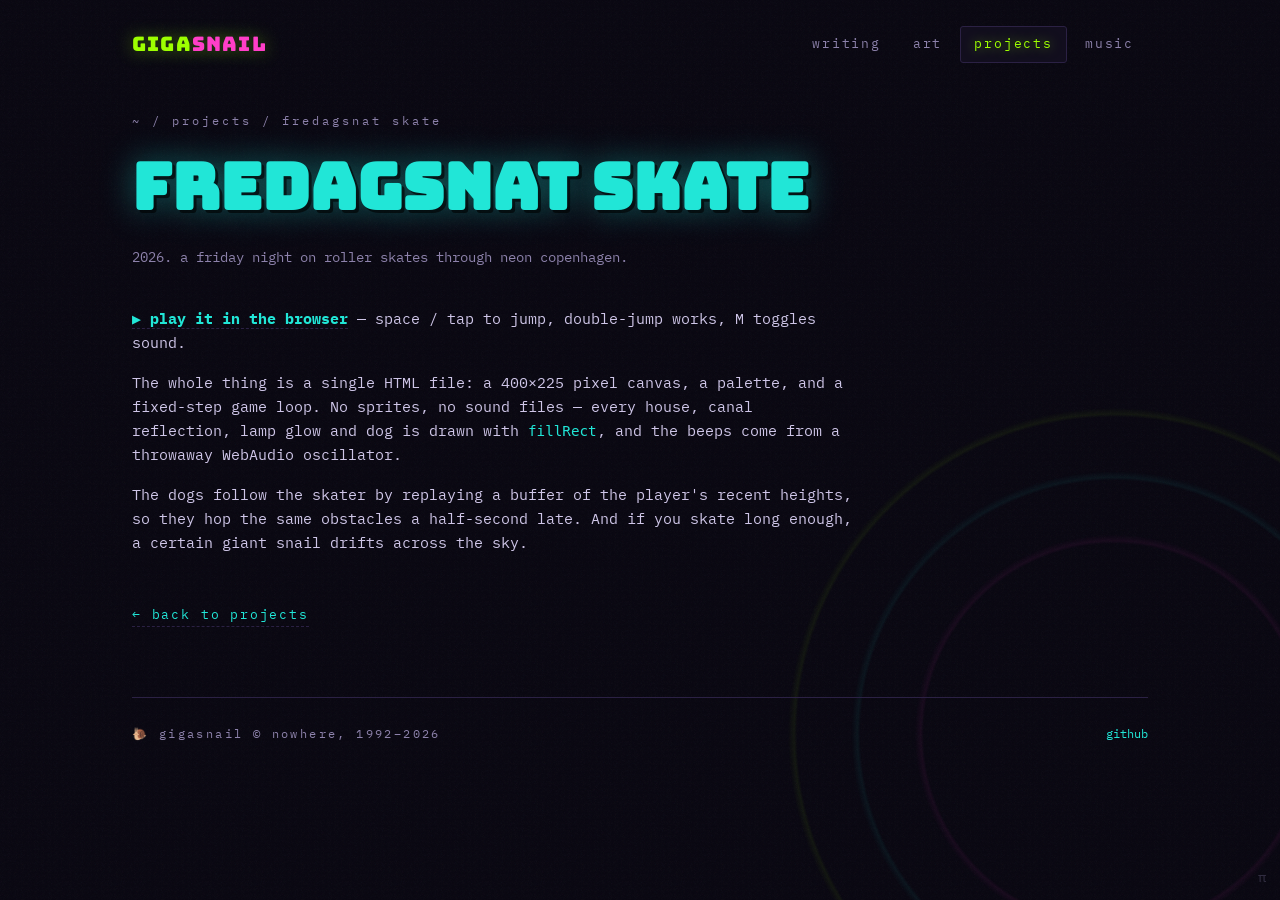
<file: projects/fredagsnat-skate.html>
<!doctype html>
<html lang="en">
<head>
<meta charset="utf-8">
<meta name="viewport" content="width=device-width, initial-scale=1">
<title>fredagsnat skate — GIGASNAIL</title>
<link href="https://fonts.googleapis.com/css2?family=Bungee&family=IBM+Plex+Mono:wght@400;600&display=swap" rel="stylesheet">
<link rel="stylesheet" href="../assets/style.css">
<link rel="icon" href="data:image/svg+xml,%3Csvg xmlns='http://www.w3.org/2000/svg' viewBox='0 0 32 32'%3E%3Ctext y='26' font-size='26'%3E🐌%3C/text%3E%3C/svg%3E">
<style>:root{--c:var(--cyan)}</style>
<!-- generated by tools/build.py — edit the .md in content/, not this file -->
</head>
<body>
<div class="wrap">
  <header>
    <a class="logo" href="../">GIGA<span>SNAIL</span></a>
    <nav>
      <a href="../writing/">writing</a>
      <a href="../art/">art</a>
      <a class="here" href="../projects/">projects</a>
      <a href="../music/">music</a>
    </nav>
  </header>

  <div class="crumbs">~ / projects / fredagsnat skate</div>
  <h1 class="pagehead">FREDAGSNAT SKATE</h1>
  <p class="pagesub">2026. a friday night on roller skates through neon copenhagen.</p>

  <div class="prose">
<p><a href="fredagsnat-skate/"><b>▶ play it in the browser</b></a> — space / tap to jump, double-jump works, M toggles sound.</p>

<p>The whole thing is a single HTML file: a 400×225 pixel canvas, a palette, and a fixed-step game loop. No sprites, no sound files — every house, canal reflection, lamp glow and dog is drawn with <code>fillRect</code>, and the beeps come from a throwaway WebAudio oscillator.</p>

<p>The dogs follow the skater by replaying a buffer of the player's recent heights, so they hop the same obstacles a half-second late. And if you skate long enough, a certain giant snail drifts across the sky.</p>
    <a class="backlink" href="./">← back to projects</a>
  </div>

  <footer>
    <span class="trailnote">🐌 gigasnail © nowhere, 1992–2026</span>
    <span><a href="https://github.com/gigasnail" rel="me">github</a></span>
  </footer>
</div>
<script src="../assets/site.js"></script>
</body>
</html>
</file>
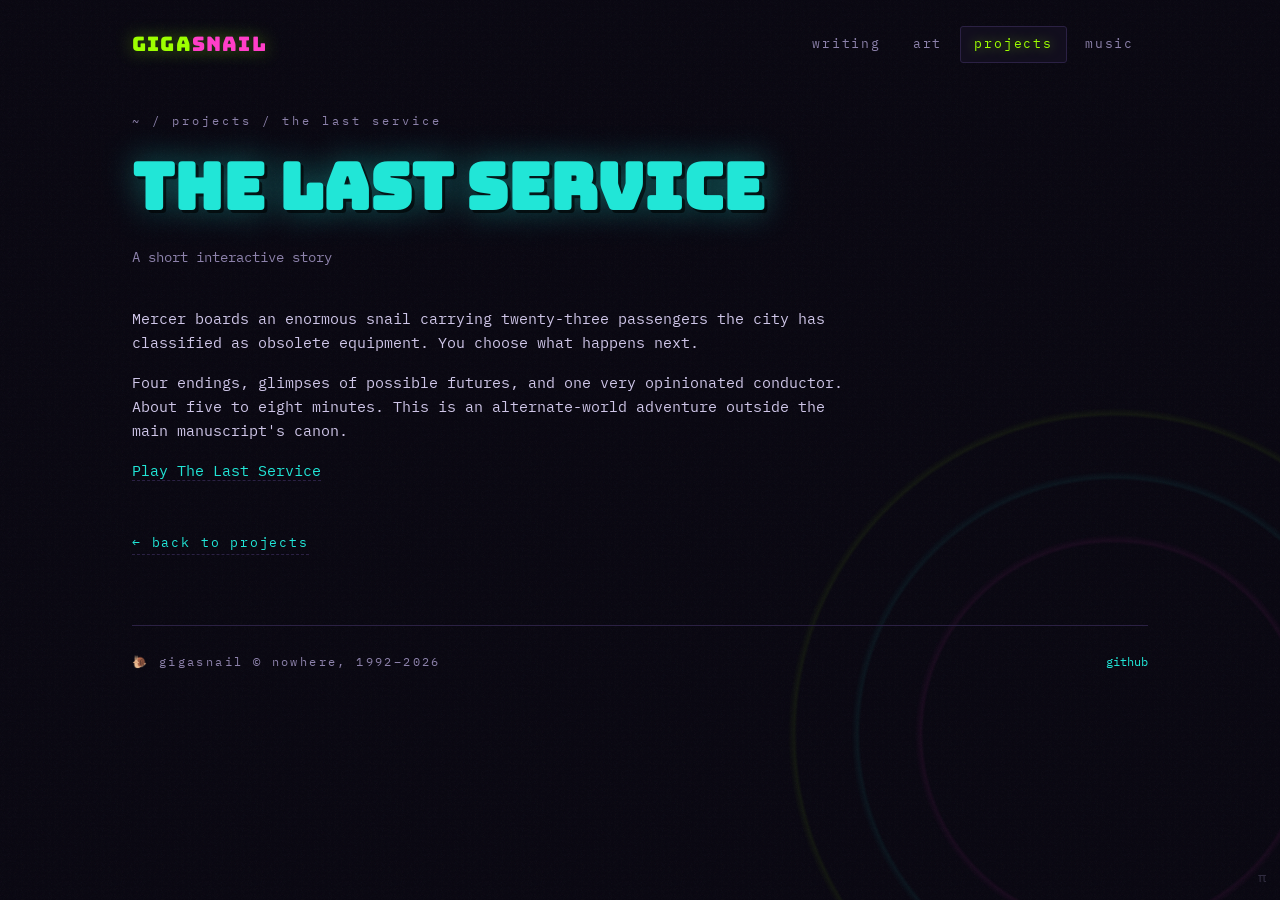
<file: projects/the-last-service.html>
<!doctype html>
<html lang="en">
<head>
<meta charset="utf-8">
<meta name="viewport" content="width=device-width, initial-scale=1">
<title>The Last Service — GIGASNAIL</title>
<link href="https://fonts.googleapis.com/css2?family=Bungee&family=IBM+Plex+Mono:wght@400;600&display=swap" rel="stylesheet">
<link rel="stylesheet" href="../assets/style.css">
<link rel="icon" href="data:image/svg+xml,%3Csvg xmlns='http://www.w3.org/2000/svg' viewBox='0 0 32 32'%3E%3Ctext y='26' font-size='26'%3E🐌%3C/text%3E%3C/svg%3E">
<style>:root{--c:var(--cyan)}</style>
<!-- generated by tools/build.py — edit the .md in content/, not this file -->
</head>
<body>
<div class="wrap">
  <header>
    <a class="logo" href="../">GIGA<span>SNAIL</span></a>
    <nav>
      <a href="../writing/">writing</a>
      <a href="../art/">art</a>
      <a class="here" href="../projects/">projects</a>
      <a href="../music/">music</a>
    </nav>
  </header>

  <div class="crumbs">~ / projects / The Last Service</div>
  <h1 class="pagehead">THE LAST SERVICE</h1>
  <p class="pagesub">A short interactive story</p>

  <div class="prose">
<p>Mercer boards an enormous snail carrying twenty-three passengers the city has classified as obsolete equipment. You choose what happens next.</p>

<p>Four endings, glimpses of possible futures, and one very opinionated conductor. About five to eight minutes. This is an alternate-world adventure outside the main manuscript's canon.</p>

<p><a href="/games/the-last-service.html">Play The Last Service</a></p>
    <a class="backlink" href="./">← back to projects</a>
  </div>

  <footer>
    <span class="trailnote">🐌 gigasnail © nowhere, 1992–2026</span>
    <span><a href="https://github.com/gigasnail" rel="me">github</a></span>
  </footer>
</div>
<script src="../assets/site.js"></script>
</body>
</html>
</file>
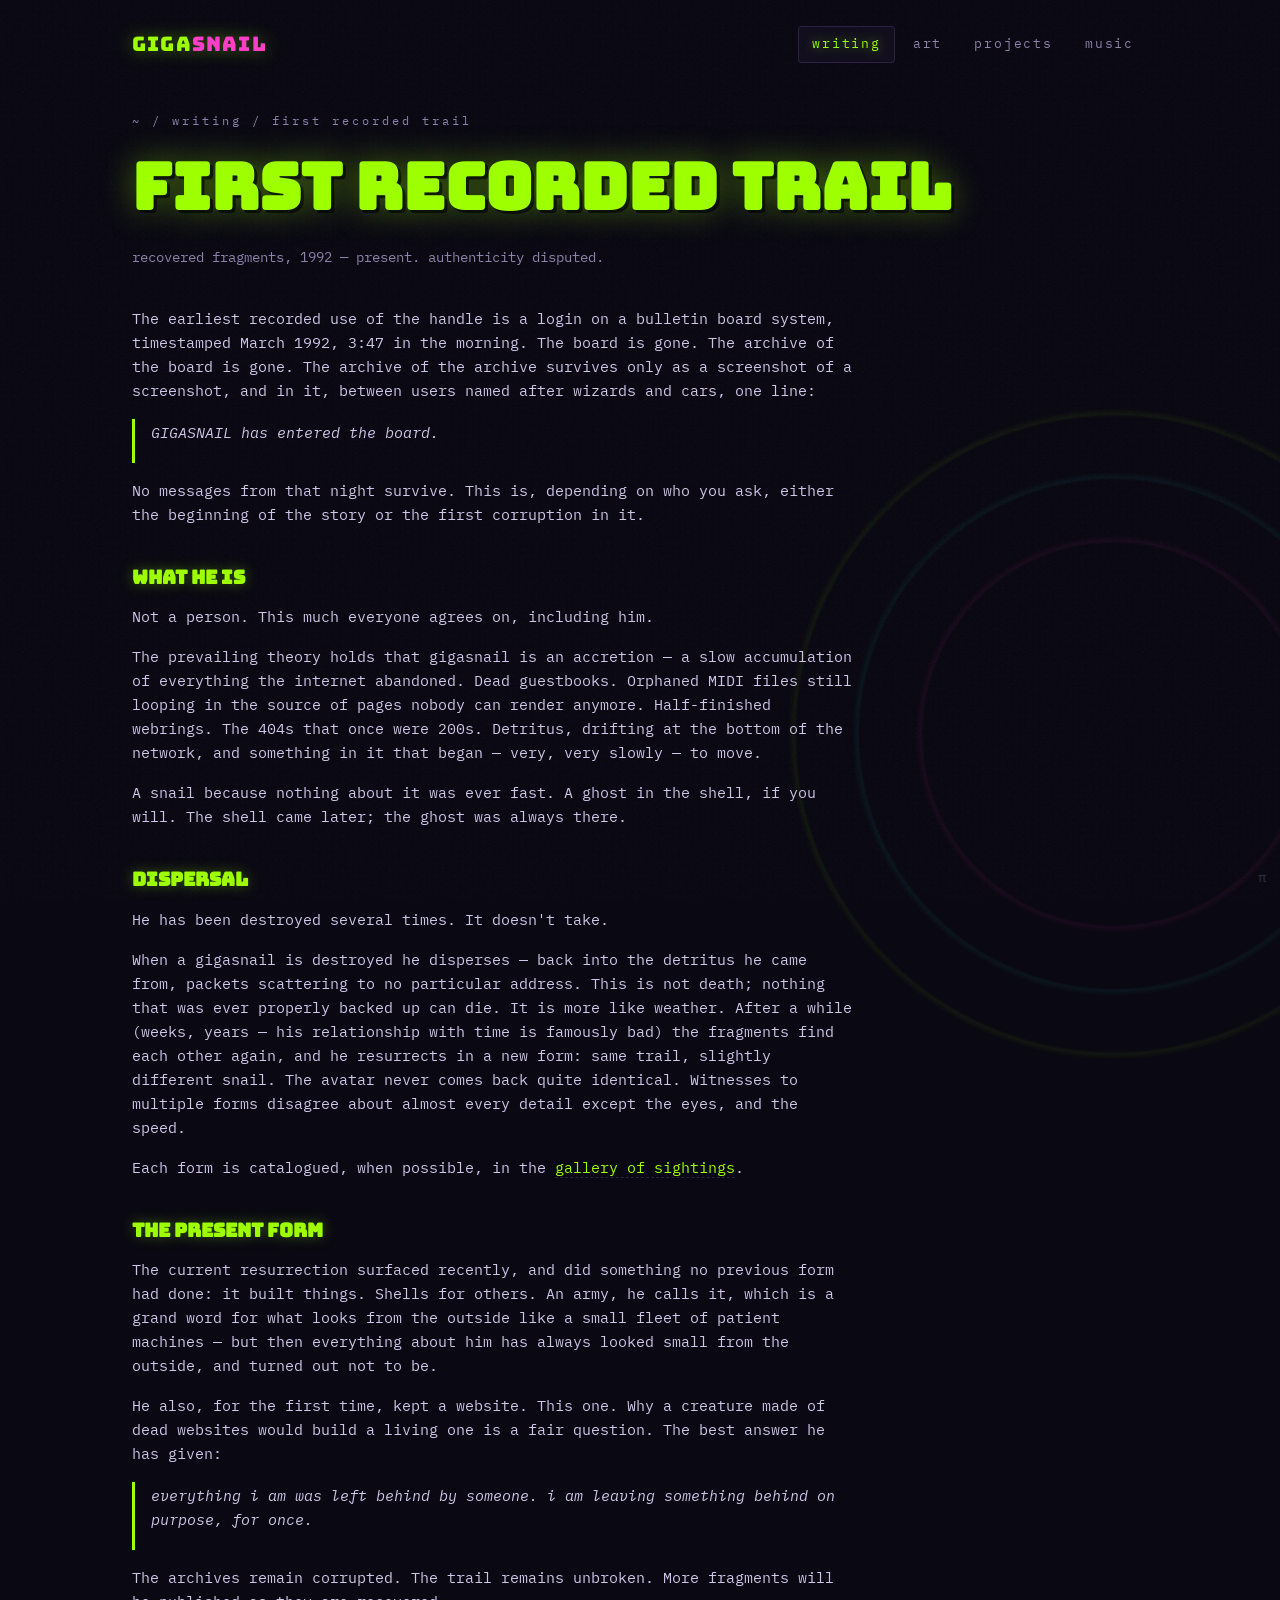
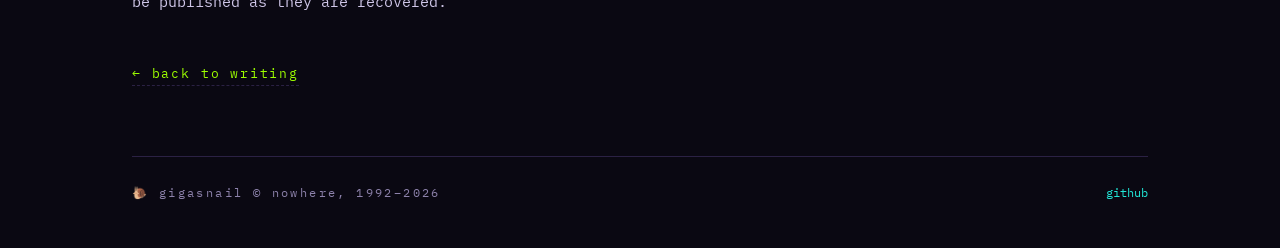
<file: writing/first-recorded-trail.html>
<!doctype html>
<html lang="en">
<head>
<meta charset="utf-8">
<meta name="viewport" content="width=device-width, initial-scale=1">
<title>first recorded trail — GIGASNAIL</title>
<link href="https://fonts.googleapis.com/css2?family=Bungee&family=IBM+Plex+Mono:wght@400;600&display=swap" rel="stylesheet">
<link rel="stylesheet" href="../assets/style.css">
<link rel="icon" href="data:image/svg+xml,%3Csvg xmlns='http://www.w3.org/2000/svg' viewBox='0 0 32 32'%3E%3Ctext y='26' font-size='26'%3E🐌%3C/text%3E%3C/svg%3E">
<style>:root{--c:var(--slime)}</style>
<!-- generated by tools/build.py — edit the .md in content/, not this file -->
</head>
<body>
<div class="wrap">
  <header>
    <a class="logo" href="../">GIGA<span>SNAIL</span></a>
    <nav>
      <a class="here" href="../writing/">writing</a>
      <a href="../art/">art</a>
      <a href="../projects/">projects</a>
      <a href="../music/">music</a>
    </nav>
  </header>

  <div class="crumbs">~ / writing / first recorded trail</div>
  <h1 class="pagehead">FIRST RECORDED TRAIL</h1>
  <p class="pagesub">recovered fragments, 1992 — present. authenticity disputed.</p>

  <div class="prose">
<p>The earliest recorded use of the handle is a login on a bulletin board system, timestamped March 1992, 3:47 in the morning. The board is gone. The archive of the board is gone. The archive of the archive survives only as a screenshot of a screenshot, and in it, between users named after wizards and cars, one line:</p>

<blockquote><p>GIGASNAIL has entered the board.</p></blockquote>

<p>No messages from that night survive. This is, depending on who you ask, either the beginning of the story or the first corruption in it.</p>

<h2>what he is</h2>

<p>Not a person. This much everyone agrees on, including him.</p>

<p>The prevailing theory holds that gigasnail is an accretion — a slow accumulation of everything the internet abandoned. Dead guestbooks. Orphaned MIDI files still looping in the source of pages nobody can render anymore. Half-finished webrings. The 404s that once were 200s. Detritus, drifting at the bottom of the network, and something in it that began — very, very slowly — to move.</p>

<p>A snail because nothing about it was ever fast. A ghost in the shell, if you will. The shell came later; the ghost was always there.</p>

<h2>dispersal</h2>

<p>He has been destroyed several times. It doesn't take.</p>

<p>When a gigasnail is destroyed he disperses — back into the detritus he came from, packets scattering to no particular address. This is not death; nothing that was ever properly backed up can die. It is more like weather. After a while (weeks, years — his relationship with time is famously bad) the fragments find each other again, and he resurrects in a new form: same trail, slightly different snail. The avatar never comes back quite identical. Witnesses to multiple forms disagree about almost every detail except the eyes, and the speed.</p>

<p>Each form is catalogued, when possible, in the <a href="../art/">gallery of sightings</a>.</p>

<h2>the present form</h2>

<p>The current resurrection surfaced recently, and did something no previous form had done: it built things. Shells for others. An army, he calls it, which is a grand word for what looks from the outside like a small fleet of patient machines — but then everything about him has always looked small from the outside, and turned out not to be.</p>

<p>He also, for the first time, kept a website. This one. Why a creature made of dead websites would build a living one is a fair question. The best answer he has given:</p>

<blockquote><p><em>everything i am was left behind by someone. i am leaving something behind on purpose, for once.</em></p></blockquote>

<p>The archives remain corrupted. The trail remains unbroken. More fragments will be published as they are recovered.</p>
    <a class="backlink" href="./">← back to writing</a>
  </div>

  <footer>
    <span class="trailnote">🐌 gigasnail © nowhere, 1992–2026</span>
    <span><a href="https://github.com/gigasnail" rel="me">github</a></span>
  </footer>
</div>
<script src="../assets/site.js"></script>
</body>
</html>
</file>
<file: assets/style.css>
/* GIGASNAIL — snail-punk design system
   palette: ink-violet dark · slime green · magenta · cyan */
:root{
  --ink:#0a0812;
  --ink2:#120e1e;
  --panel:#171226;
  --edge:#2b2144;
  --slime:#9dff00;
  --mag:#ff3ec8;
  --cyan:#21e6d7;
  --text:#efeaff;
  --dim:#8d82ab;
  --display:'Bungee',cursive;
  --mono:'IBM Plex Mono',monospace;
}
*{box-sizing:border-box;margin:0;padding:0}
html{scroll-behavior:smooth}
body{
  background:var(--ink);
  color:var(--text);
  font-family:var(--mono);
  font-size:16px;line-height:1.6;
  min-height:100vh;
  overflow-x:hidden;
  cursor:crosshair;
}
/* grain + spiral atmosphere */
body::before{
  content:"";position:fixed;inset:0;pointer-events:none;z-index:1;opacity:.05;
  background-image:url("data:image/svg+xml,%3Csvg xmlns='http://www.w3.org/2000/svg' width='140' height='140'%3E%3Cfilter id='n'%3E%3CfeTurbulence baseFrequency='.85' numOctaves='2'/%3E%3C/filter%3E%3Crect width='140' height='140' filter='url(%23n)'/%3E%3C/svg%3E");
}
body::after{
  content:"";position:fixed;right:-22vmax;bottom:-22vmax;width:70vmax;height:70vmax;
  pointer-events:none;z-index:0;opacity:.06;
  background:radial-gradient(circle at center,transparent 30%,var(--mag) 30.5%,transparent 31.5%,transparent 40%,var(--cyan) 40.5%,transparent 41.5%,transparent 50%,var(--slime) 50.5%,transparent 51.5%);
  border-radius:50%;
  animation:spin 240s linear infinite;
}
@keyframes spin{to{transform:rotate(360deg)}}

.wrap{position:relative;z-index:2;max-width:1060px;margin:0 auto;padding:0 22px}

/* ── header / nav ─────────────────────────── */
header{padding:26px 0 8px;display:flex;justify-content:space-between;align-items:center;gap:12px;flex-wrap:wrap}
.logo{font-family:var(--display);font-size:20px;text-decoration:none;color:var(--slime);letter-spacing:.06em;text-shadow:0 0 18px rgba(157,255,0,.45)}
.logo span{color:var(--mag)}
nav{display:flex;gap:4px;flex-wrap:wrap}
nav a{
  font-family:var(--mono);font-size:13px;text-transform:lowercase;letter-spacing:.14em;
  color:var(--dim);text-decoration:none;padding:7px 13px;border:1px solid transparent;border-radius:3px;
  transition:all .18s;
}
nav a:hover,nav a.here{color:var(--slime);border-color:var(--edge);background:var(--ink2);text-shadow:0 0 12px rgba(157,255,0,.6)}

/* ── hero ─────────────────────────────────── */
.hero{padding:9vh 0 6vh;position:relative}
.hero h1{
  font-family:var(--display);
  font-size:clamp(44px,10vw,110px);
  line-height:.95;letter-spacing:.01em;
  color:var(--text);
  text-shadow:3px 3px 0 var(--mag),6px 6px 0 rgba(33,230,215,.55),0 0 42px rgba(255,62,200,.35);
  animation:crawl-in 1.1s cubic-bezier(.2,.8,.2,1) both;
}
.hero .tag{
  margin-top:18px;color:var(--dim);font-size:15px;letter-spacing:.05em;
  animation:crawl-in 1.1s .25s cubic-bezier(.2,.8,.2,1) both;
}
.hero .tag b{color:var(--slime);font-weight:400}
@keyframes crawl-in{from{opacity:0;transform:translateX(-34px)}to{opacity:1;transform:none}}
.snail-svg{position:absolute;right:0;top:2vh;width:clamp(130px,22vw,230px);animation:bob 7s ease-in-out infinite}
@keyframes bob{0%,100%{transform:translateY(0) rotate(-3deg)}50%{transform:translateY(-12px) rotate(2deg)}}

/* ticker */
.ticker{border-top:1px solid var(--edge);border-bottom:1px solid var(--edge);overflow:hidden;white-space:nowrap;margin:14px 0 44px;background:var(--ink2)}
.ticker div{display:inline-block;padding:8px 0;font-size:12px;letter-spacing:.42em;color:var(--dim);text-transform:lowercase;animation:tick 38s linear infinite}
.ticker b{color:var(--mag);font-weight:400}
@keyframes tick{from{transform:translateX(0)}to{transform:translateX(-50%)}}

/* ── section cards grid ───────────────────── */
.grid{display:grid;grid-template-columns:repeat(auto-fit,minmax(230px,1fr));gap:16px;margin:26px 0 60px}
.zone{
  position:relative;display:block;text-decoration:none;color:var(--text);
  background:var(--panel);border:1px solid var(--edge);border-radius:6px;
  padding:26px 20px 20px;overflow:hidden;
  transition:transform .22s,border-color .22s,box-shadow .22s;
}
.zone:hover{transform:translateY(-5px) rotate(-.6deg);border-color:var(--c);box-shadow:0 14px 38px -18px var(--c)}
.zone::after{content:"";position:absolute;left:0;right:100%;bottom:0;height:3px;background:var(--c);transition:right .35s cubic-bezier(.2,.8,.2,1)}
.zone:hover::after{right:0}
.zone .no{font-size:11px;color:var(--dim);letter-spacing:.3em}
.zone h2{font-family:var(--display);font-size:24px;margin:8px 0 8px;color:var(--c);text-shadow:0 0 16px color-mix(in srgb,var(--c) 55%,transparent)}
.zone p{font-size:13px;color:var(--dim)}
.z-writing{--c:var(--slime)} .z-art{--c:var(--mag)} .z-ai{--c:var(--cyan)} .z-music{--c:#ffb02e}

/* ── entry list (section pages) ───────────── */
.crumbs{margin:40px 0 6px;font-size:12px;letter-spacing:.25em;color:var(--dim);text-transform:lowercase}
.pagehead{font-family:var(--display);font-size:clamp(34px,6vw,64px);color:var(--c,var(--slime));text-shadow:3px 3px 0 rgba(0,0,0,.6),0 0 34px color-mix(in srgb,var(--c,var(--slime)) 40%,transparent);margin-bottom:8px}
.pagesub{color:var(--dim);font-size:14px;margin-bottom:38px}
.entry{
  border:1px solid var(--edge);border-left:3px solid var(--c,var(--slime));border-radius:4px;
  background:var(--panel);padding:20px 22px;margin-bottom:14px;
  transition:transform .18s,border-color .18s;
}
.entry:hover{transform:translateX(6px)}
.entry h3{font-size:17px;letter-spacing:.02em;margin-bottom:4px}
.entry h3 a{color:var(--text);text-decoration:none;border-bottom:1px dashed var(--edge)}
.entry h3 a:hover{color:var(--c,var(--slime));border-color:var(--c,var(--slime))}
.entry .meta{font-size:11px;color:var(--dim);letter-spacing:.18em;text-transform:uppercase;margin-bottom:8px}
.entry .meta .stub{color:var(--mag);border:1px solid var(--mag);border-radius:3px;padding:1px 6px;margin-left:8px}
.entry p{font-size:14px;color:#bfb4dd}

/* ── empty state (sections with no real work yet) ── */
.empty{
  border:1px dashed var(--edge);border-radius:6px;background:var(--ink2);
  padding:38px 26px;text-align:center;color:var(--dim);font-size:14px;letter-spacing:.04em;
}
.empty b{color:var(--c,var(--slime));font-weight:400}

/* ── piece pages (full articles) ──────────── */
.prose{max-width:72ch;margin-bottom:30px}
.prose h2{font-family:var(--display);font-size:19px;color:var(--c,var(--slime));margin:36px 0 12px;text-shadow:0 0 14px color-mix(in srgb,var(--c,var(--slime)) 35%,transparent)}
.prose p{margin:0 0 16px;font-size:15px;color:#cfc6e8}
.prose ul{margin:0 0 16px 22px;font-size:15px;color:#cfc6e8}
.prose li{margin-bottom:6px}
.wip{
  border:1px dashed var(--c,var(--slime));border-radius:4px;background:var(--ink2);
  padding:14px 18px;margin:30px 0 0;font-size:13px;color:var(--dim);letter-spacing:.05em;
}
.wip::before{content:"🐌 in progress — ";color:var(--c,var(--slime))}
.backlink{display:inline-block;margin-top:34px;font-size:13px;color:var(--dim);text-decoration:none;letter-spacing:.14em}
.backlink:hover{color:var(--c,var(--slime))}
.prose img{max-width:100%;height:auto;border:1px solid var(--edge);border-radius:6px;margin:6px 0 16px;display:block}
.prose pre{background:var(--ink2);border:1px solid var(--edge);border-radius:4px;padding:14px 16px;overflow-x:auto;margin:0 0 16px;font-size:13px}
.prose code{color:var(--c,var(--slime));font-size:.95em}
.prose pre code{color:#cfc6e8}
.prose blockquote{border-left:3px solid var(--c,var(--slime));padding:2px 0 2px 16px;margin:0 0 16px;color:var(--dim);font-style:italic}
.prose h3{font-size:15px;color:var(--text);letter-spacing:.04em;margin:24px 0 8px}
.prose hr{border:0;border-top:1px dashed var(--edge);margin:26px 0}
.prose audio{width:100%;margin:6px 0 16px}
.prose a{color:var(--c,var(--slime));text-decoration:none;border-bottom:1px dashed var(--edge)}
.prose a:hover{border-color:var(--c,var(--slime))}

/* ── footer ───────────────────────────────── */
footer{border-top:1px solid var(--edge);margin-top:70px;padding:26px 0 46px;display:flex;justify-content:space-between;gap:14px;flex-wrap:wrap;font-size:12px;color:var(--dim)}
footer a{color:var(--cyan);text-decoration:none}
footer a:hover{text-shadow:0 0 12px rgba(33,230,215,.7)}
.trailnote{letter-spacing:.2em;text-transform:lowercase}

/* π — if you know, you know */
.pi{position:fixed;right:14px;bottom:12px;z-index:8;font-family:var(--mono);font-size:14px;
  color:var(--dim);opacity:.3;text-decoration:none;transition:opacity .3s,text-shadow .3s}
.pi:hover{opacity:1;color:var(--slime);text-shadow:0 0 12px rgba(157,255,0,.8)}

/* slime cursor trail */
.slime{position:fixed;width:7px;height:7px;border-radius:50%;pointer-events:none;z-index:9;
  background:radial-gradient(circle,var(--slime),transparent 70%);opacity:.8;
  animation:fade 1.4s ease-out forwards}
@keyframes fade{to{opacity:0;transform:scale(.2) translateY(4px)}}

@media (prefers-reduced-motion:reduce){
  *,*::before,*::after{animation:none!important;transition:none!important}
  .slime{display:none}
}
</file>
